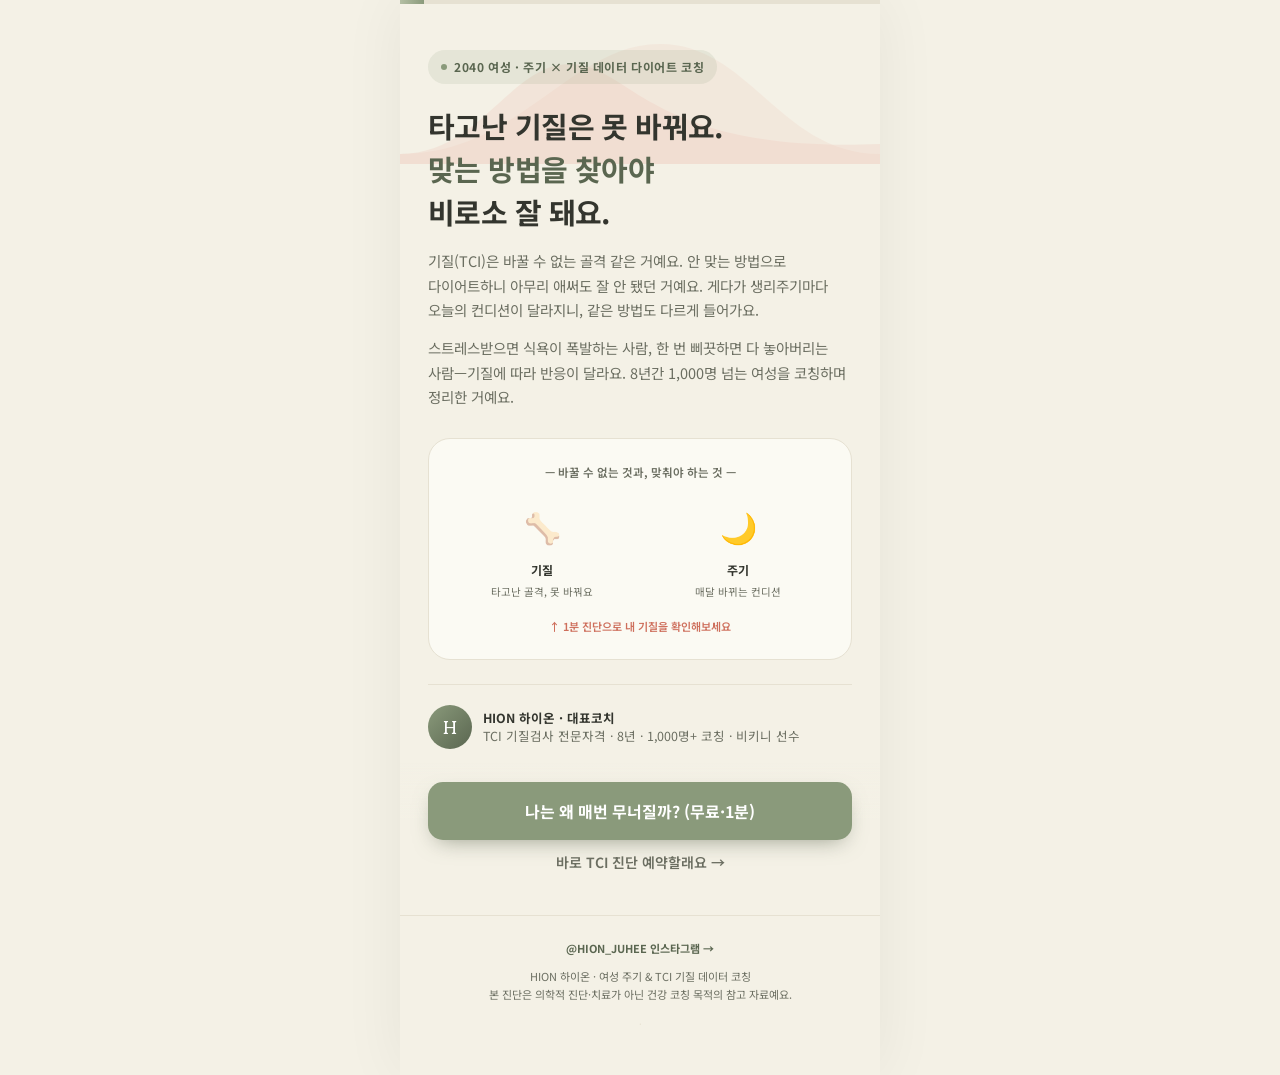
<file: diagnosis.html>
<!DOCTYPE html>
<html lang="ko">
<head>
<meta charset="UTF-8">
<meta name="viewport" content="width=device-width, initial-scale=1.0, viewport-fit=cover">
<title>HION · 나는 왜 매번 다이어트에 무너질까?</title>
<link rel="preconnect" href="https://fonts.googleapis.com">
<link rel="preconnect" href="https://fonts.gstatic.com" crossorigin>
<link href="https://fonts.googleapis.com/css2?family=Gowun+Batang:wght@400;700&family=Noto+Sans+KR:wght@300;400;500;700;900&display=swap" rel="stylesheet">
<link rel="stylesheet" href="css/style.css">
</head>
<body>
<div class="wrap">
  <div class="progress"><div class="progress__fill" id="prog"></div></div>

  <!-- 히어로 -->
  <section class="screen on" id="s-hero">
    <div class="hero">
      <div class="hero__curve">
        <svg width="100%" height="160" viewBox="0 0 480 160" preserveAspectRatio="none">
          <path d="M0,150 C80,150 110,60 170,60 C230,60 250,150 480,140 L480,160 L0,160 Z" fill="#E8917F" opacity="0.25"/>
          <path d="M0,150 C120,150 170,40 260,40 C350,40 380,150 480,150 L480,160 L0,160 Z" fill="#E8917F" opacity="0.18"/>
        </svg>
      </div>
      <span class="hero__eyebrow"><span class="dot"></span>2040 여성 · 주기 × 기질 데이터 다이어트 코칭</span>
      <h1>타고난 기질은 못 바꿔요.<br><span class="hl">맞는 방법을 찾아야</span><br>비로소 잘 돼요.</h1>
      <p class="lead">기질(TCI)은 바꿀 수 없는 골격 같은 거예요. 안 맞는 방법으로 다이어트하니 아무리 애써도 잘 안 됐던 거예요. 게다가 생리주기마다 오늘의 컨디션이 달라지니, 같은 방법도 다르게 들어가요.</p>
      <p class="lead">스트레스받으면 식욕이 폭발하는 사람, 한 번 삐끗하면 다 놓아버리는 사람—기질에 따라 반응이 달라요. 8년간 1,000명 넘는 여성을 코칭하며 정리한 거예요.</p>

      <div class="dash">
        <div class="dash__label">— 바꿀 수 없는 것과, 맞춰야 하는 것 —</div>
        <div class="pedals">
          <div class="pedal"><div class="pedal__ic">🦴</div><div class="pedal__name">기질</div><div class="pedal__desc">타고난 골격, 못 바꿔요</div></div>
          <div class="pedal"><div class="pedal__ic">🌙</div><div class="pedal__name">주기</div><div class="pedal__desc">매달 바뀌는 컨디션</div></div>
        </div>
        <div class="dash__note">↑ 1분 진단으로 내 기질을 확인해보세요</div>
      </div>

      <div class="hero__sign">
        <div class="ava">H</div>
        <div class="txt"><b>HION 하이온 · 대표코치</b><br>TCI 기질검사 전문자격 · 8년 · 1,000명+ 코칭 · 비키니 선수</div>
      </div>
    </div>
    <div class="sticky-cta">
      <button class="btn btn--primary" onclick="go('s-q')">나는 왜 매번 무너질까? (무료·1분)</button>
      <button class="btn btn--ghost" onclick="go('s-offer')">바로 TCI 진단 예약할래요 →</button>
    </div>
  </section>

  <!-- 질문 -->
  <section class="screen" id="s-q">
    <div class="q">
      <div class="q__count" id="qcount"></div>
      <h2 class="q__title" id="qtitle"></h2>
      <p class="q__sub" id="qsub"></p>
      <div id="qopts"></div>
    </div>
    <div class="sticky-cta">
      <button class="btn btn--primary" id="qnext" onclick="nextQ()" disabled style="opacity:.45">다음</button>
    </div>
  </section>

  <!-- 분석 -->
  <section class="screen" id="s-analyze">
    <div class="analyze">
      <div class="speedo">
        <svg width="120" height="120" viewBox="0 0 120 120">
          <defs><linearGradient id="sg" x1="0" y1="0" x2="1" y2="1"><stop offset="0" stop-color="#B4BFA4"/><stop offset="1" stop-color="#8A9A7B"/></linearGradient></defs>
          <circle fill="none" stroke="#E6E1D2" stroke-width="9" stroke-linecap="round" cx="60" cy="60" r="54" stroke-dasharray="254 339"/>
          <circle id="spfg" fill="none" stroke="url(#sg)" stroke-width="9" stroke-linecap="round" cx="60" cy="60" r="54" stroke-dasharray="339" stroke-dashoffset="339"/>
        </svg>
        <div class="speedo__pct" id="sppct">0</div>
      </div>
      <h2 class="serif">다이어트 성향을 분석하는 중</h2>
      <p>당신의 기질과 주기를 맞춰보고 있어요</p>
      <div class="analyze__step" id="astep">· 다이어트 성향 분류 중…</div>
    </div>
  </section>

  <!-- 결과 맛보기 (타입만 공개) -->
  <section class="screen" id="s-teaser">
    <div class="teaser">
      <div class="teaser__head">
        <div class="teaser__badge">당신의 기질 타입</div>
        <div class="teaser__emoji" id="t-emoji"></div>
        <div class="teaser__type" id="t-type"></div>
        <div class="teaser__tag" id="t-tag"></div>
      </div>
      <div class="lockcard">
        <div class="lockcard__h"><span class="ic">🔍</span>왜 매번 여기서 무너졌을까요</div>
        <div class="lockcard__blur">당신은 특정 주기 구간에서 식욕이 폭발하는 패턴이 보여요. 이건 의지가 약한 게 아니라 기질과 주기가 겹친 결과라서, 참는 방식으로는 절대 안 잡혀요. 진짜 원인은…</div>
        <div class="lockcard__lock"><span class="ic">🔒</span><span class="t">전체 분석은 아래에서 열려요</span></div>
      </div>
      <div class="lockcard">
        <div class="lockcard__h"><span class="ic">🧭</span>나만의 다이어트 성공법</div>
        <div class="lockcard__blur">당신 타입은 '금지'가 아니라 '대체'로 설계해야 잘 맞아요. 취약한 시기엔 미리 이렇게 자극을 분산시키고, 이런 루틴을 깔면…</div>
        <div class="lockcard__lock"><span class="ic">🔒</span><span class="t">맞춤 성공법은 아래에서 열려요</span></div>
      </div>
      <div class="teaser__note">타입은 나왔어요. 이제 <b>왜 무너지는지 + 나만의 다이어트 성공법</b>이 궁금하죠? 바로 아래에서 전부 열어드릴게요.</div>
    </div>
    <div class="sticky-cta">
      <button class="btn btn--primary" onclick="go('s-predict')">내 전체 분석 결과 보기 →</button>
    </div>
  </section>

  <!-- 90일 예측 (기대 빌드업) -->
  <section class="screen" id="s-predict">
    <div class="predict">
      <p class="predict__eyebrow">당신 타입에 맞게 관리하면</p>
      <h2 class="predict__title serif">90일 뒤,<br>이렇게 달라질 거예요</h2>
      <div class="predict__list" id="predict-list"></div>
      <p class="predict__note">실제 코칭에서 가장 많이 나온 변화예요. 당신 타입엔 특히 이 순서로 와요.</p>
    </div>
    <div class="sticky-cta">
      <button class="btn btn--primary" onclick="go('s-gate')">그럼 내 결과 받아볼게요 →</button>
    </div>
  </section>

  <!-- 연락처 게이트 -->
  <section class="screen" id="s-gate">
    <div class="form">
      <h2 class="serif">결과를 보려면<br>잠깐 알려주세요</h2>
      <p class="sub">왜 무너지는지 + 나만의 다이어트 성공법, 입력하면 바로 화면에서 전체 결과가 열려요.</p>
      <div class="field"><label>성함</label><input id="gate-name" type="text" placeholder="이름을 적어주세요"></div>
      <div class="field"><label>연락처</label><input id="gate-contact" type="text" placeholder="휴대폰 번호 또는 카톡 ID"></div>
      <button class="btn btn--primary" onclick="unlockResult()">내 전체 결과 열기 🔓</button>
      <p class="formnote">결제 아니에요. 결과 전달·코칭 안내 외엔 쓰지 않아요.</p>
    </div>
  </section>

  <!-- 결과 -->
  <section class="screen" id="s-result">
    <div class="rhead">
      <div class="rhead__badge">당신의 기질 타입</div>
      <div class="rhead__emoji" id="remoji"></div>
      <div class="rhead__type" id="rtype"></div>
      <div class="rhead__tag" id="rtag"></div>
    </div>
    <div class="rbody">
      <div class="combo">
        <div class="combo__item"><div class="lab">기질 타입</div><div class="val" id="rtemp"></div></div>
        <div class="combo__item"><div class="lab">취약한 시기</div><div class="val" id="rphase"></div></div>
      </div>
      <div class="rcard"><div class="rcard__h"><span class="ic">🔍</span>왜 매번 여기서 무너졌을까요</div><p id="rwhy"></p></div>
      <div class="rcard"><div class="rcard__h"><span class="ic">🧭</span>나만의 다이어트 성공법</div><p id="rhow"></p></div>
    </div>
    <div class="trust">
      <h3 class="serif">8년 데이터로<br>내 몸을 읽어드려요</h3>
      <p class="sub">막연한 감이 아니라, 현장 경험 + TCI 심리검사 기반이에요</p>
      <div class="tstat">
        <div class="tstat__box"><div class="n">8년</div><div class="l">여성 전문 코칭</div></div>
        <div class="tstat__div"></div>
        <div class="tstat__box"><div class="n">1,000+</div><div class="l">유료 코칭 경험</div></div>
        <div class="tstat__div"></div>
        <div class="tstat__box"><div class="n">23kg</div><div class="l">대표 본인 요요 극복</div></div>
      </div>
      <div class="tquote">"저도 다이어트만 보다가 무월경까지 갔었어요. 5개월간 스스로 회복하고, 이제 같은 길 걷는 분들을 도와요. 의지로 억지로 누르는 게 아니라, 내 기질을 먼저 아는 게 시작이에요."<span class="who">— HION 대표코치</span></div>
    </div>
    <div class="sticky-cta">
      <button class="btn btn--mauve" onclick="go('s-offer')">내 기질 정밀하게 진단받기 →</button>
    </div>
  </section>

  <!-- 오퍼 (진단) -->
  <section class="screen" id="s-offer">
    <div class="offer">
      <p class="offer__lead">간이 진단은 여기까지예요.<br><b>진짜 내 다이어트 성향은 TCI 검사로 정확히 읽어요.</b></p>
      <h2 class="serif">TCI 1:1 기질 진단</h2>
      <div class="pcard">
        <div class="pcard__ribbon">선착순</div>
        <div class="pcard__name">TCI 기질 진단 + 1:1 리포트</div>
        <div class="pcard__desc">제가 직접 경험하고, 현장에서 여성 회원님들과 소통하며 알게 됐어요. 다낭성처럼 대사가 무너진 몸은 '내 기질이 어디서 무너지는지, 주기 어디서 약해지는지'를 알아야 회복돼요. 그걸 정확히 짚어드려요.</div>
        <div class="pcard__price"><span class="now">7만원</span><span class="unit">/ 1회 진단</span></div>
        <ul class="pcard__feat">
          <li>TCI 심리검사 (전문자격 코치가 직접 해석)</li>
          <li>내 기질 × 주기 맞춤 리포트</li>
          <li>지금 무너지는 지점 1:1 진단</li>
          <li>빵니스 그룹 프로그램 우선 안내</li>
        </ul>
        <a class="btn btn--mauve" style="display:flex;align-items:center;justify-content:center" href="https://forms.gle/b4WQNssETVmGFpK58" target="_blank" rel="noopener">진단 신청하기</a>
      </div>

      <div class="reviews">
        <div class="reviews__label">먼저 받아본 분들의 이야기예요</div>
        <div class="rev">
          <div class="rev__quote">단순히 몸 문제가 아니라 제 성격을 먼저 파악해주시고 그 위에서 해결법을 알려주셔서, 상담받는 동안 공감과 깨달음을 많이 얻었어요.</div>
          <span class="rev__tag">🎯 다낭성 진단 후 상담</span>
        </div>
        <div class="rev">
          <div class="rev__quote">사전 기질검사를 바탕으로 제 성격에 맞는 식습관·운동 계획을 짜주셔서 동기부여가 됐어요. 추상적인 상담이 아니라 구체적이어서 좋았어요.</div>
          <span class="rev__tag">🌙 다낭성·회복 코칭</span>
        </div>
        <div class="rev">
          <div class="rev__quote">제가 안 좋은 성격이라 생각했던 부분이 사실 기질이라는 걸 알고 나니 마음이 편해졌어요. 검사 결과 들으면서 눈물이 핑 돌았어요.</div>
          <span class="rev__tag">✨ TCI 검사 후기</span>
        </div>
      </div>

      <div class="secondary"><a href="https://forms.gle/j6H7hRR7s6yQSfCM9" target="_blank" rel="noopener">진단은 아직 부담돼요. 앱 수요조사만 참여할래요 →</a></div>
    </div>

    <!-- 앱 미리보기 -->
    <div class="appsec">
      <div class="appsec__tag">기획 중</div>
      <h2 class="serif">이 진단, 매일 아침<br>앱으로 만들면 어떨까요?</h2>
      <p class="appsec__lead">내 기질과 오늘 주기에 맞춘 식단·운동·멘탈 가이드를, 단계별 캐릭터로 쉽게 보여줄 거예요. 아직 만들기 전이라, 솔직한 의견이 필요해요.</p>
      <div class="phases">
        <div class="phase"><div class="phase__ic">🩸</div><div class="phase__d">DAY 1-7</div><div class="phase__n">생리기</div></div>
        <div class="phase"><div class="phase__ic">🌱</div><div class="phase__d">DAY 7-14</div><div class="phase__n">난포기</div></div>
        <div class="phase"><div class="phase__ic">☀️</div><div class="phase__d">DAY 14-21</div><div class="phase__n">배란기</div></div>
        <div class="phase"><div class="phase__ic">🌧️</div><div class="phase__d">DAY 21-28</div><div class="phase__n">황체기</div></div>
      </div>
      <div class="plans">
        <div class="plan">
          <div class="plan__name">베이직 (가격 예시)</div>
          <div class="plan__price"><span class="w">19,000원</span><span class="u">/ 월</span></div>
          <ul class="plan__feat">
            <li>내 기질 × 주기 맞춤 데일리 루틴</li>
            <li>식단·운동·생활 가이드</li>
            <li>주기 단계별 알림</li>
          </ul>
        </div>
        <div class="plan feat">
          <div class="plan__badge">코치 피드백 포함</div>
          <div class="plan__name">프리미엄 (가격 예시)</div>
          <div class="plan__price"><span class="w">39,000원</span><span class="u">/ 월</span></div>
          <ul class="plan__feat">
            <li>베이직 전체 +</li>
            <li>주 1회 코치 식사·루틴 피드백</li>
            <li>월 1회 1:1 점검</li>
            <li>무너졌을 때 회복 코칭</li>
          </ul>
        </div>
      </div>
      <div class="appsec__poll">결제·가입이 아니에요. <b>이런 앱이 나오면 진짜 쓸 생각이 있는지</b> 솔직한 의견만 들려주시면 돼요.<br>참여해주시면 <b>커피 쿠폰 100% 발송</b>해드려요 (2~3일 이내).</div>
      <a class="btn btn--coral" style="display:flex;align-items:center;justify-content:center" href="https://forms.gle/j6H7hRR7s6yQSfCM9" target="_blank" rel="noopener">수요조사 참여하기 (무료·30초)</a>
    </div>
  </section>

  <!-- 폼 빵니스 대기 -->
  <section class="screen" id="s-form2">
    <div class="form">
      <h2 class="serif">빵니스 오픈 알림</h2>
      <p class="sub">방구석 웰니스, 4주 그룹 프로그램이에요. 오픈하면 가장 먼저 알려드릴게요.</p>
      <div class="field"><label>성함</label><input id="g-name" type="text" placeholder="이름을 적어주세요"></div>
      <div class="field"><label>연락처</label><input id="g-contact" type="text" placeholder="휴대폰 번호 또는 카톡 ID"></div>
      <button class="btn btn--primary" onclick="submitBooking('wait')">알림 신청하기</button>
      <p class="formnote">오픈 소식 외 다른 연락은 보내지 않아요.</p>
    </div>
  </section>

  <!-- 완료 -->
  <section class="screen" id="s-done">
    <div class="done">
      <div class="done__icon"><svg viewBox="0 0 24 24" fill="none" stroke="#fff" stroke-width="3" stroke-linecap="round" stroke-linejoin="round"><polyline points="20 6 9 17 4 12"/></svg></div>
      <h2 class="serif" id="done-title">신청이 접수됐어요</h2>
      <p id="done-msg">남겨주신 연락처로 하이온이 직접 연락드릴게요 🌙</p>
      <a class="insta" id="done-insta" href="#" target="_blank" rel="noopener"><svg viewBox="0 0 24 24" fill="none" stroke="#fff" stroke-width="2"><rect x="2" y="2" width="20" height="20" rx="5"/><circle cx="12" cy="12" r="4"/><circle cx="17.5" cy="6.5" r="1.2" fill="#fff" stroke="none"/></svg>인스타그램에서 더 보기 @HION_JUHEE</a>
      <p class="num" id="done-num"></p>
    </div>
  </section>

  <div class="foot">
    <p><a href="https://instagram.com/HION_JUHEE" target="_blank" rel="noopener" style="color:var(--sage-deep);font-weight:700;text-decoration:none">@HION_JUHEE 인스타그램 →</a></p>
    <p style="margin-top:10px">HION 하이온 · 여성 주기 &amp; TCI 기질 데이터 코칭<br>본 진단은 의학적 진단·치료가 아닌 건강 코칭 목적의 참고 자료예요.</p>
    <a class="adminlink" onclick="openAdmin()">·</a>
  </div>
</div>

<script src="/js/script.js"></script>
</body>
</html>
</file>
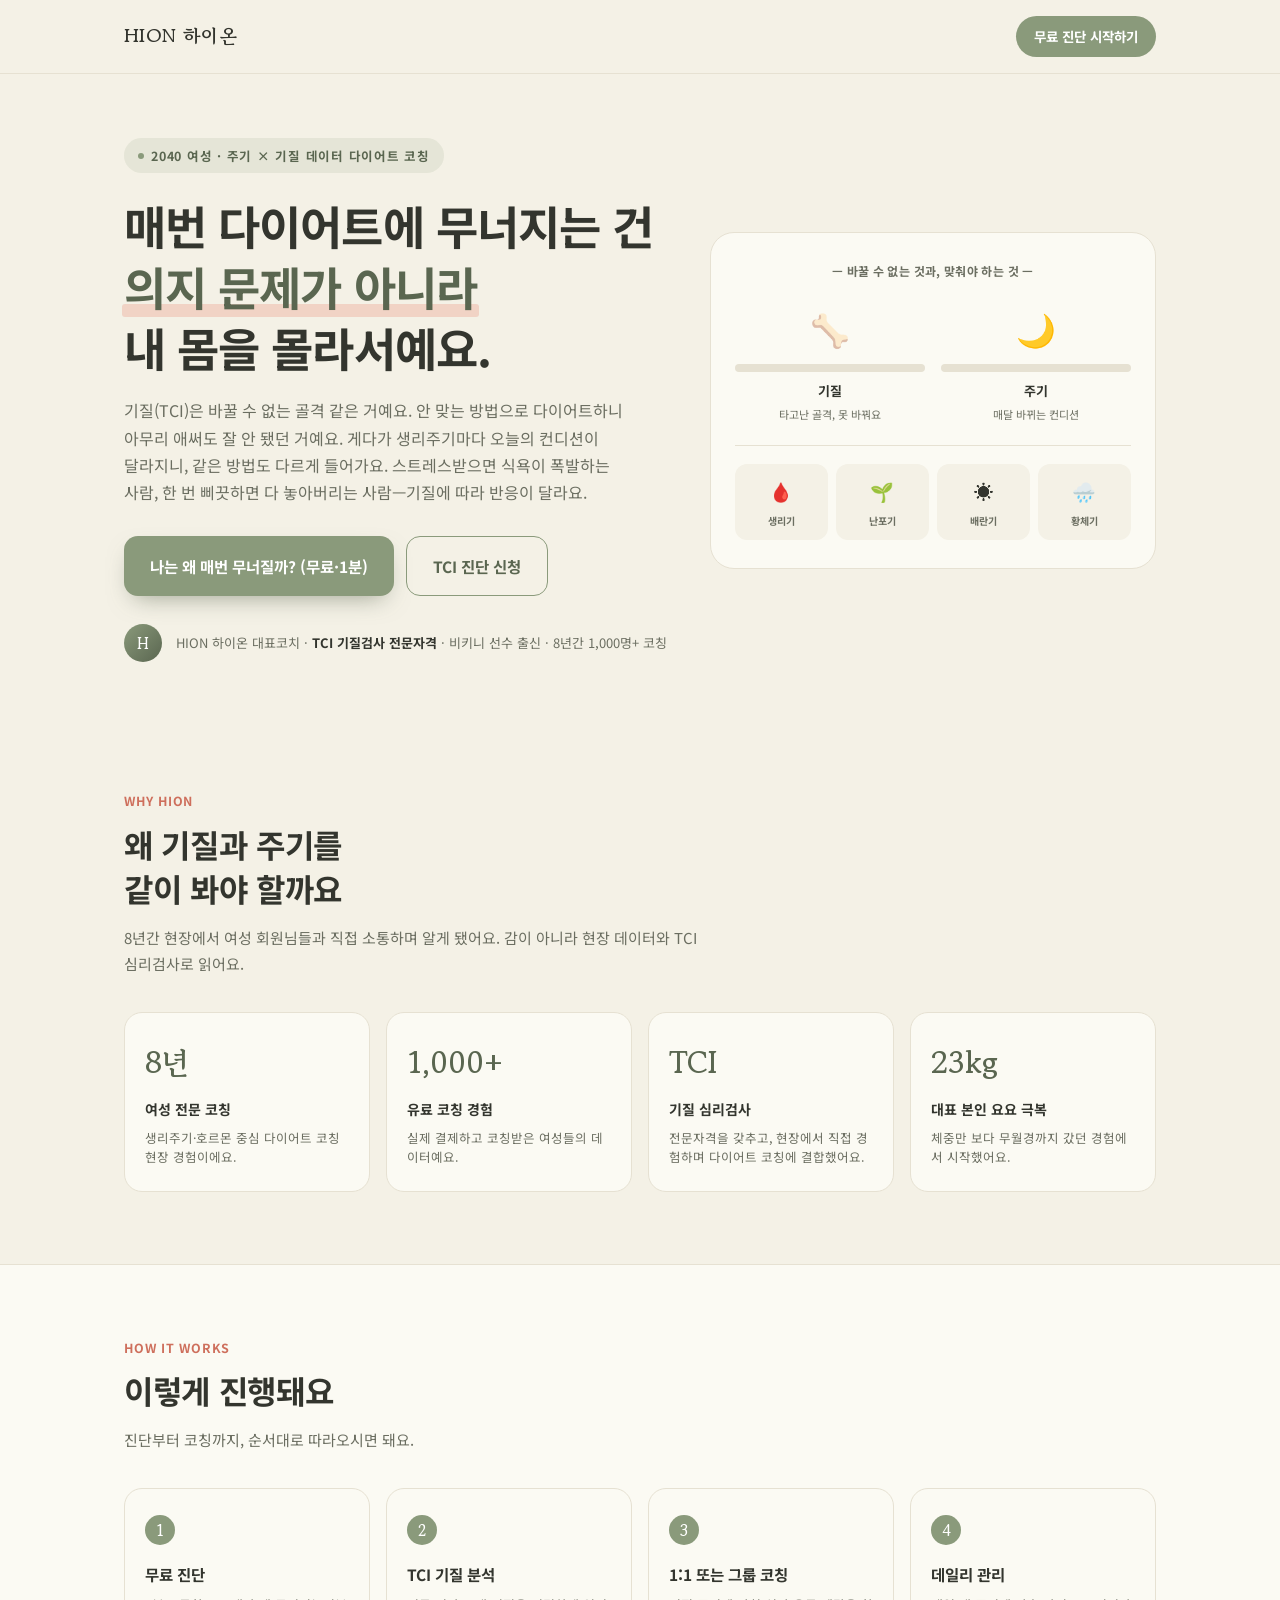
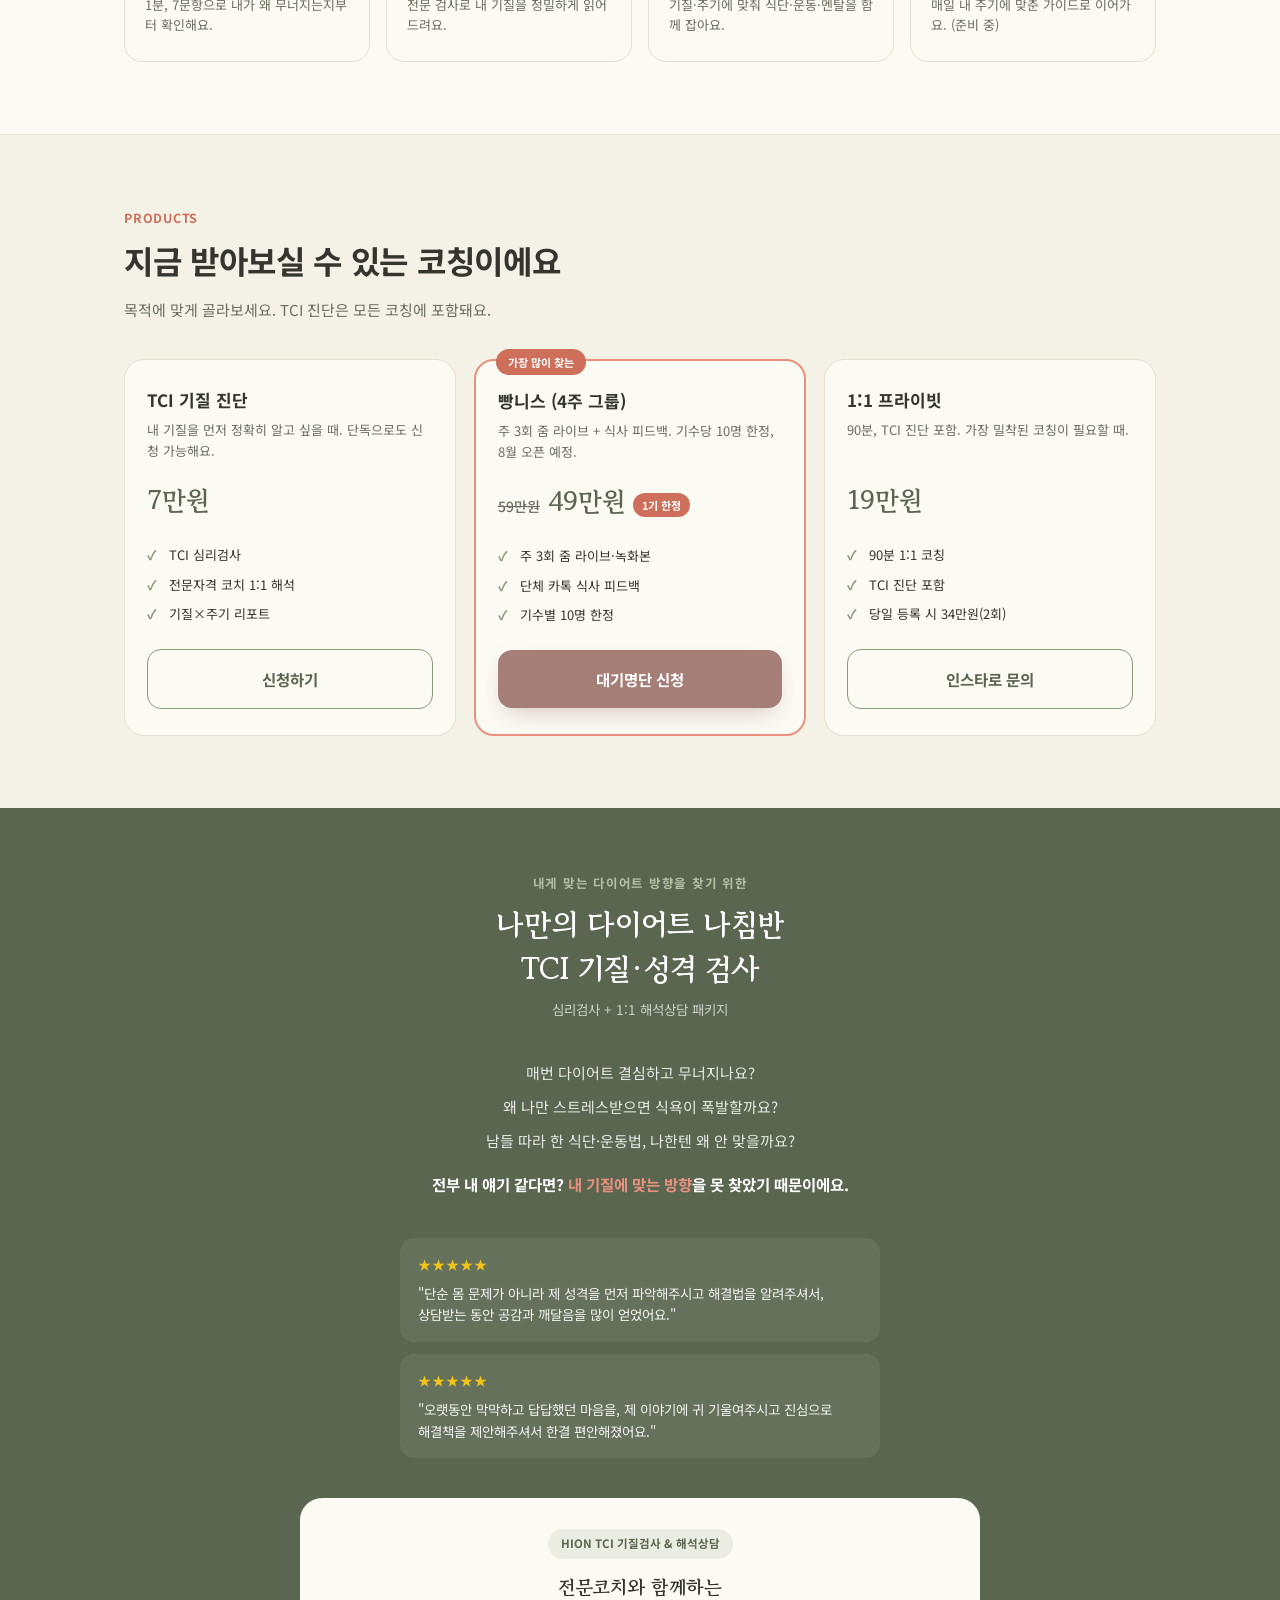
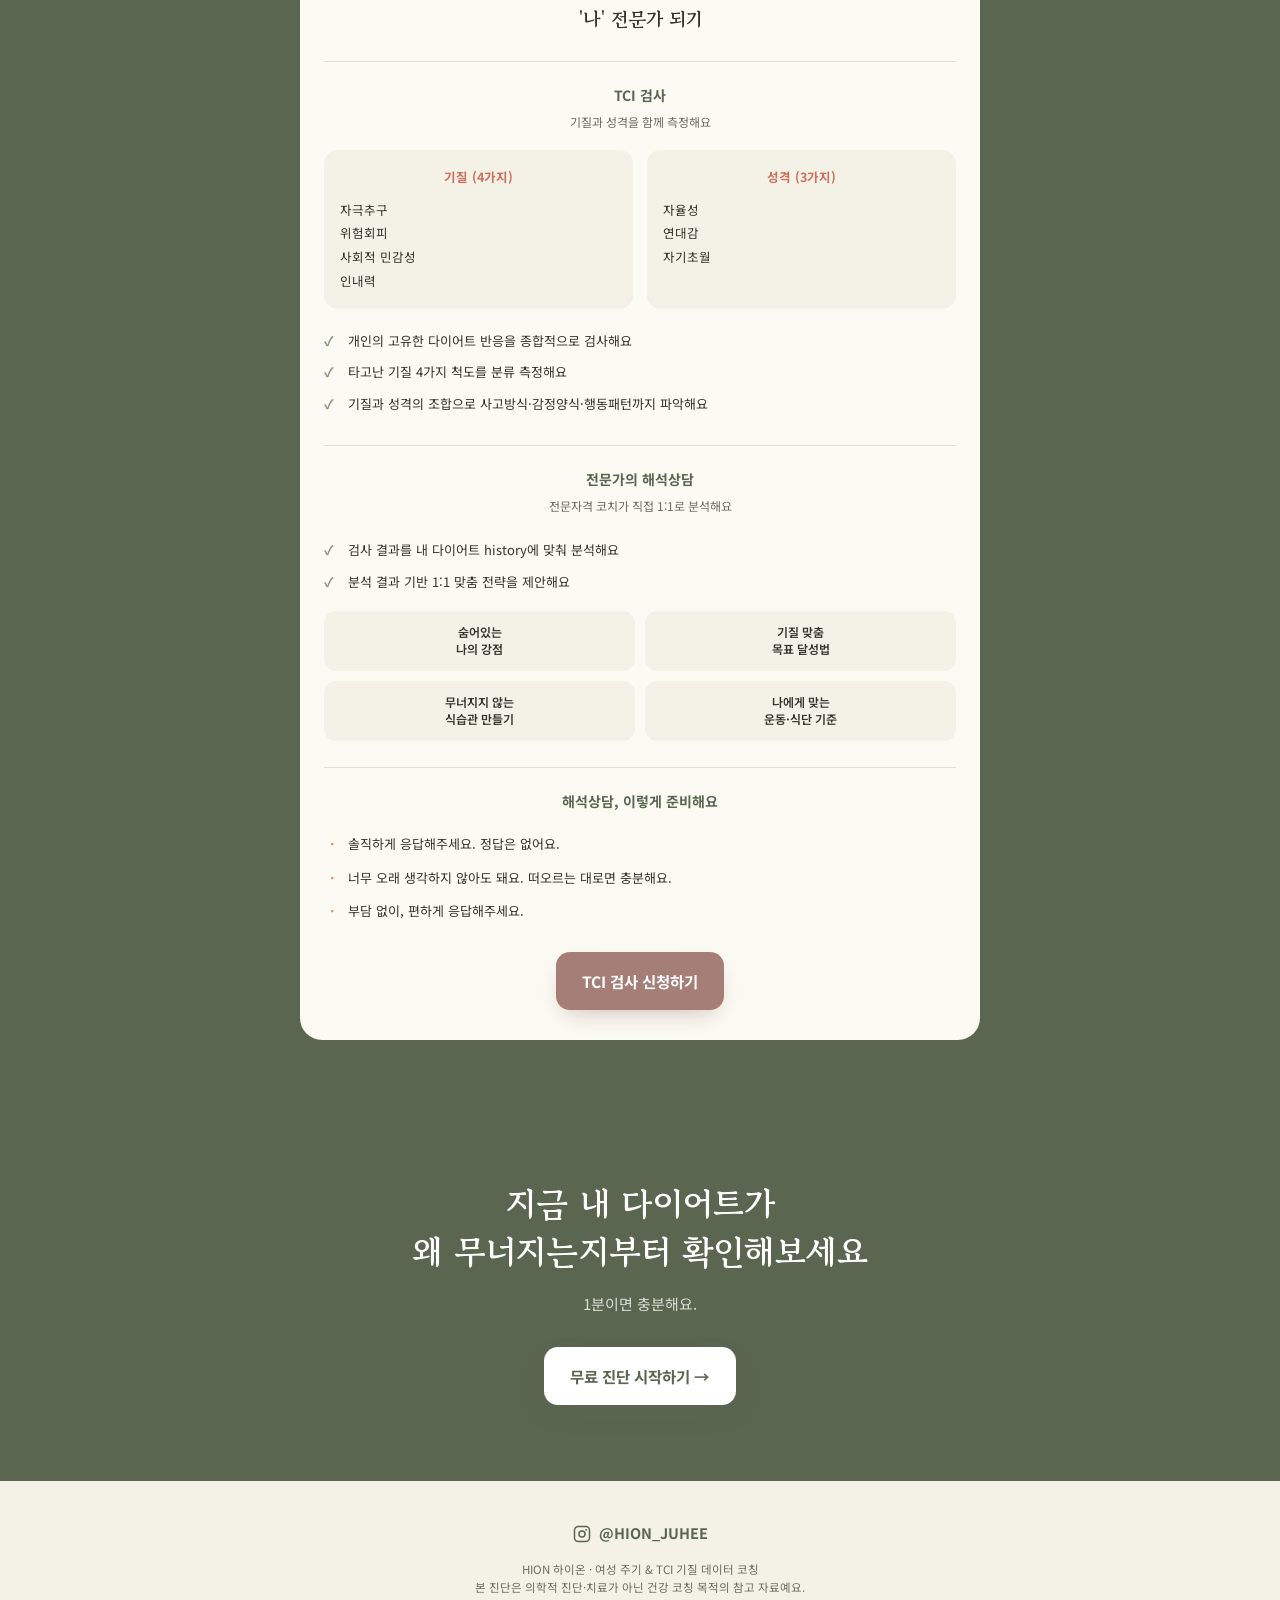
<file: main.html>
<!DOCTYPE html>
<html lang="ko">
<head>
<meta charset="UTF-8">
<meta name="viewport" content="width=device-width, initial-scale=1.0, viewport-fit=cover">
<title>HION 하이온 · 여성 주기 × TCI 기질 데이터 다이어트 코칭</title>
<link rel="preconnect" href="https://fonts.googleapis.com">
<link rel="preconnect" href="https://fonts.gstatic.com" crossorigin>
<link href="https://fonts.googleapis.com/css2?family=Gowun+Batang:wght@400;700&family=Noto+Sans+KR:wght@300;400;500;700;900&display=swap" rel="stylesheet">
<link rel="stylesheet" href="/css/mainstyle.css">
</head>
<body>

<nav class="nav">
  <div class="nav__in">
    <div class="nav__logo">HION 하이온</div>
    <a class="nav__cta" href="diagnosis.html">무료 진단 시작하기</a>
  </div>
</nav>

<header class="hero">
  <div class="wrap hero__grid">
    <div>
      <span class="hero__eyebrow"><span class="dot"></span>2040 여성 · 주기 × 기질 데이터 다이어트 코칭</span>
      <h1>매번 다이어트에 무너지는 건<br><span class="hl">의지 문제가 아니라</span><br>내 몸을 몰라서예요.</h1>
      <p class="lead">기질(TCI)은 바꿀 수 없는 골격 같은 거예요. 안 맞는 방법으로 다이어트하니 아무리 애써도 잘 안 됐던 거예요. 게다가 생리주기마다 오늘의 컨디션이 달라지니, 같은 방법도 다르게 들어가요. 스트레스받으면 식욕이 폭발하는 사람, 한 번 삐끗하면 다 놓아버리는 사람—기질에 따라 반응이 달라요.</p>
      <div class="hero__ctas">
        <a class="btn btn--primary" href="diagnosis.html">나는 왜 매번 무너질까? (무료·1분)</a>
        <a class="btn btn--outline" href="https://forms.gle/b4WQNssETVmGFpK58" target="_blank" rel="noopener">TCI 진단 신청</a>
      </div>
      <div class="hero__proof">
        <div class="ava">H</div>
        <div>HION 하이온 대표코치 · <b>TCI 기질검사 전문자격</b> · 비키니 선수 출신 · 8년간 1,000명+ 코칭</div>
      </div>
    </div>

    <div class="dash">
      <div class="dash__label">— 바꿀 수 없는 것과, 맞춰야 하는 것 —</div>
      <div class="pedals">
        <div class="pedal">
          <div class="pedal__ic">🦴</div>
          <div class="pedal__bar"><div class="pedal__fill" id="pd1"></div></div>
          <div class="pedal__name">기질</div>
          <div class="pedal__desc">타고난 골격, 못 바꿔요</div>
        </div>
        <div class="pedal">
          <div class="pedal__ic">🌙</div>
          <div class="pedal__bar"><div class="pedal__fill" id="pd2"></div></div>
          <div class="pedal__name">주기</div>
          <div class="pedal__desc">매달 바뀌는 컨디션</div>
        </div>
      </div>
      <div class="dash__road">
        <div class="road"><div class="road__ic">🩸</div><div class="road__n">생리기</div></div>
        <div class="road"><div class="road__ic">🌱</div><div class="road__n">난포기</div></div>
        <div class="road"><div class="road__ic">☀️</div><div class="road__n">배란기</div></div>
        <div class="road"><div class="road__ic">🌧️</div><div class="road__n">황체기</div></div>
      </div>
    </div>
  </div>
</header>

<section class="sec">
  <div class="wrap">
    <div class="sec__eyebrow">WHY HION</div>
    <h2>왜 기질과 주기를<br>같이 봐야 할까요</h2>
    <p class="desc">8년간 현장에서 여성 회원님들과 직접 소통하며 알게 됐어요. 감이 아니라 현장 데이터와 TCI 심리검사로 읽어요.</p>
    <div class="why">
      <div class="why__card"><div class="why__num">8년</div><div class="why__t">여성 전문 코칭</div><div class="why__d">생리주기·호르몬 중심 다이어트 코칭 현장 경험이에요.</div></div>
      <div class="why__card"><div class="why__num">1,000+</div><div class="why__t">유료 코칭 경험</div><div class="why__d">실제 결제하고 코칭받은 여성들의 데이터예요.</div></div>
      <div class="why__card"><div class="why__num">TCI</div><div class="why__t">기질 심리검사</div><div class="why__d">전문자격을 갖추고, 현장에서 직접 경험하며 다이어트 코칭에 결합했어요.</div></div>
      <div class="why__card"><div class="why__num">23kg</div><div class="why__t">대표 본인 요요 극복</div><div class="why__d">체중만 보다 무월경까지 갔던 경험에서 시작했어요.</div></div>
    </div>
  </div>
</section>

<section class="sec" style="background:var(--card);border-top:1px solid var(--line);border-bottom:1px solid var(--line)">
  <div class="wrap">
    <div class="sec__eyebrow">HOW IT WORKS</div>
    <h2>이렇게 진행돼요</h2>
    <p class="desc">진단부터 코칭까지, 순서대로 따라오시면 돼요.</p>
    <div class="proc__list">
      <div class="proc__item"><div class="proc__num">1</div><div class="proc__t">무료 진단</div><div class="proc__d">1분, 7문항으로 내가 왜 무너지는지부터 확인해요.</div></div>
      <div class="proc__item"><div class="proc__num">2</div><div class="proc__t">TCI 기질 분석</div><div class="proc__d">전문 검사로 내 기질을 정밀하게 읽어드려요.</div></div>
      <div class="proc__item"><div class="proc__num">3</div><div class="proc__t">1:1 또는 그룹 코칭</div><div class="proc__d">기질·주기에 맞춰 식단·운동·멘탈을 함께 잡아요.</div></div>
      <div class="proc__item"><div class="proc__num">4</div><div class="proc__t">데일리 관리</div><div class="proc__d">매일 내 주기에 맞춘 가이드로 이어가요. (준비 중)</div></div>
    </div>
  </div>
</section>

<section class="sec">
  <div class="wrap">
    <div class="sec__eyebrow">PRODUCTS</div>
    <h2>지금 받아보실 수 있는 코칭이에요</h2>
    <p class="desc">목적에 맞게 골라보세요. TCI 진단은 모든 코칭에 포함돼요.</p>
    <div class="prod">
      <div class="pcard">
        <div class="pcard__name">TCI 기질 진단</div>
        <div class="pcard__desc">내 기질을 먼저 정확히 알고 싶을 때. 단독으로도 신청 가능해요.</div>
        <div class="pcard__price">7만원</div>
        <ul class="pcard__feat"><li>TCI 심리검사</li><li>전문자격 코치 1:1 해석</li><li>기질×주기 리포트</li></ul>
        <a class="btn btn--outline" href="https://forms.gle/b4WQNssETVmGFpK58" target="_blank" rel="noopener">신청하기</a>
      </div>
      <div class="pcard feat">
        <div class="pcard__badge">가장 많이 찾는</div>
        <div class="pcard__name">빵니스 (4주 그룹)</div>
        <div class="pcard__desc">주 3회 줌 라이브 + 식사 피드백. 기수당 10명 한정, 8월 오픈 예정.</div>
        <div class="pcard__price"><span class="was">59만원</span>49만원<span class="badge-sale">1기 한정</span></div>
        <ul class="pcard__feat"><li>주 3회 줌 라이브·녹화본</li><li>단체 카톡 식사 피드백</li><li>기수별 10명 한정</li></ul>
        <a class="btn btn--mauve" href="diagnosis.html">대기명단 신청</a>
      </div>
      <div class="pcard">
        <div class="pcard__name">1:1 프라이빗</div>
        <div class="pcard__desc">90분, TCI 진단 포함. 가장 밀착된 코칭이 필요할 때.</div>
        <div class="pcard__price">19만원</div>
        <ul class="pcard__feat"><li>90분 1:1 코칭</li><li>TCI 진단 포함</li><li>당일 등록 시 34만원(2회)</li></ul>
        <a class="btn btn--outline" href="https://instagram.com/HION_JUHEE" target="_blank" rel="noopener">인스타로 문의</a>
      </div>
    </div>
  </div>
</section>

<section class="tci">
  <div class="wrap">
    <div class="tci__top">
      <div class="tci__eyebrow">내게 맞는 다이어트 방향을 찾기 위한</div>
      <h2 class="serif">나만의 다이어트 나침반<br>TCI 기질·성격 검사</h2>
      <p class="sub">심리검사 + 1:1 해석상담 패키지</p>
    </div>

    <div class="tci__pain">
      <p>매번 다이어트 결심하고 무너지나요?</p>
      <p>왜 나만 스트레스받으면 식욕이 폭발할까요?</p>
      <p>남들 따라 한 식단·운동법, 나한텐 왜 안 맞을까요?</p>
      <div class="ans">전부 내 얘기 같다면? <b>내 기질에 맞는 방향</b>을 못 찾았기 때문이에요.</div>
    </div>

    <div class="trev">
      <div class="trev__card">
        <div class="trev__stars">★★★★★</div>
        <div class="trev__q">"단순 몸 문제가 아니라 제 성격을 먼저 파악해주시고 해결법을 알려주셔서, 상담받는 동안 공감과 깨달음을 많이 얻었어요."</div>
      </div>
      <div class="trev__card">
        <div class="trev__stars">★★★★★</div>
        <div class="trev__q">"오랫동안 막막하고 답답했던 마음을, 제 이야기에 귀 기울여주시고 진심으로 해결책을 제안해주셔서 한결 편안해졌어요."</div>
      </div>
    </div>

    <div class="tci__card">
      <div class="tci__card__head">
        <span class="badge">HION TCI 기질검사 &amp; 해석상담</span>
        <h3 class="serif">전문코치와 함께하는<br>'나' 전문가 되기</h3>
      </div>

      <div class="tci__block">
        <div class="tci__block__h">TCI 검사</div>
        <div class="tci__block__sub">기질과 성격을 함께 측정해요</div>
        <div class="tci__cols">
          <div class="tci__col">
            <h4>기질 (4가지)</h4>
            <ul><li>자극추구</li><li>위험회피</li><li>사회적 민감성</li><li>인내력</li></ul>
          </div>
          <div class="tci__col">
            <h4>성격 (3가지)</h4>
            <ul><li>자율성</li><li>연대감</li><li>자기초월</li></ul>
          </div>
        </div>
        <ul class="tci__chk">
          <li>개인의 고유한 다이어트 반응을 종합적으로 검사해요</li>
          <li>타고난 기질 4가지 척도를 분류 측정해요</li>
          <li>기질과 성격의 조합으로 사고방식·감정양식·행동패턴까지 파악해요</li>
        </ul>
      </div>

      <div class="tci__block">
        <div class="tci__block__h">전문가의 해석상담</div>
        <div class="tci__block__sub">전문자격 코치가 직접 1:1로 분석해요</div>
        <ul class="tci__chk">
          <li>검사 결과를 내 다이어트 history에 맞춰 분석해요</li>
          <li>분석 결과 기반 1:1 맞춤 전략을 제안해요</li>
        </ul>
        <div class="tci__benefit">
          <div>숨어있는<br>나의 강점</div>
          <div>기질 맞춤<br>목표 달성법</div>
          <div>무너지지 않는<br>식습관 만들기</div>
          <div>나에게 맞는<br>운동·식단 기준</div>
        </div>
      </div>

      <div class="tci__prep">
        <h4>해석상담, 이렇게 준비해요</h4>
        <ul>
          <li>솔직하게 응답해주세요. 정답은 없어요.</li>
          <li>너무 오래 생각하지 않아도 돼요. 떠오르는 대로면 충분해요.</li>
          <li>부담 없이, 편하게 응답해주세요.</li>
        </ul>
      </div>

      <div class="tci__cta">
        <a class="btn btn--mauve" href="https://forms.gle/b4WQNssETVmGFpK58" target="_blank" rel="noopener">TCI 검사 신청하기</a>
      </div>
    </div>
  </div>
</section>

<section class="final">
  <div class="wrap">
    <h2 class="serif">지금 내 다이어트가<br>왜 무너지는지부터 확인해보세요</h2>
    <p>1분이면 충분해요.</p>
    <a class="btn btn--primary" href="diagnosis.html">무료 진단 시작하기 →</a>
  </div>
</section>

<footer class="foot">
  <div class="wrap">
    <a class="foot__insta" href="https://instagram.com/HION_JUHEE" target="_blank" rel="noopener">
      <svg viewBox="0 0 24 24" fill="none" stroke="currentColor" stroke-width="2"><rect x="2" y="2" width="20" height="20" rx="5"/><circle cx="12" cy="12" r="4"/><circle cx="17.5" cy="6.5" r="1.2" fill="currentColor" stroke="none"/></svg>
      @HION_JUHEE
    </a>
    <p>HION 하이온 · 여성 주기 &amp; TCI 기질 데이터 코칭<br>본 진단은 의학적 진단·치료가 아닌 건강 코칭 목적의 참고 자료예요.</p>
  </div>
</footer>

<script src="/js/mainscript.js"></script>
</body>
</html>
</file>
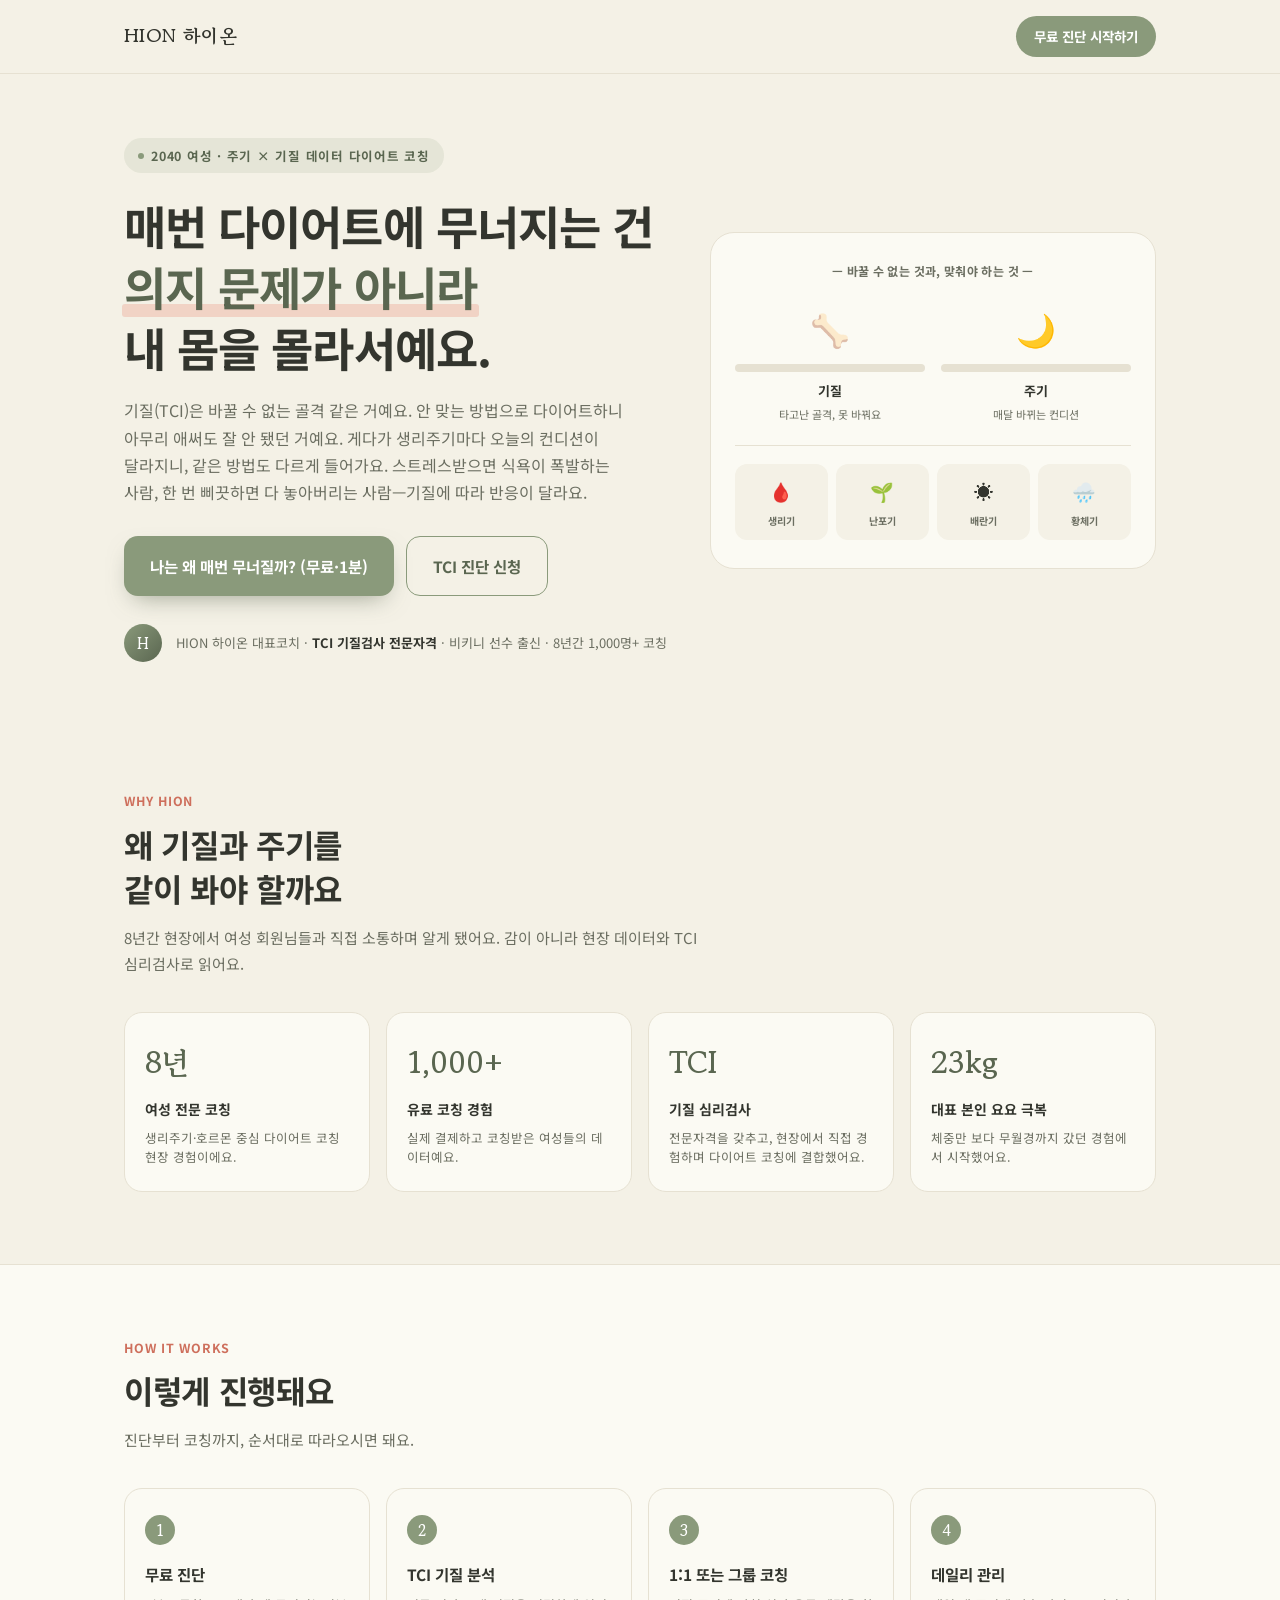
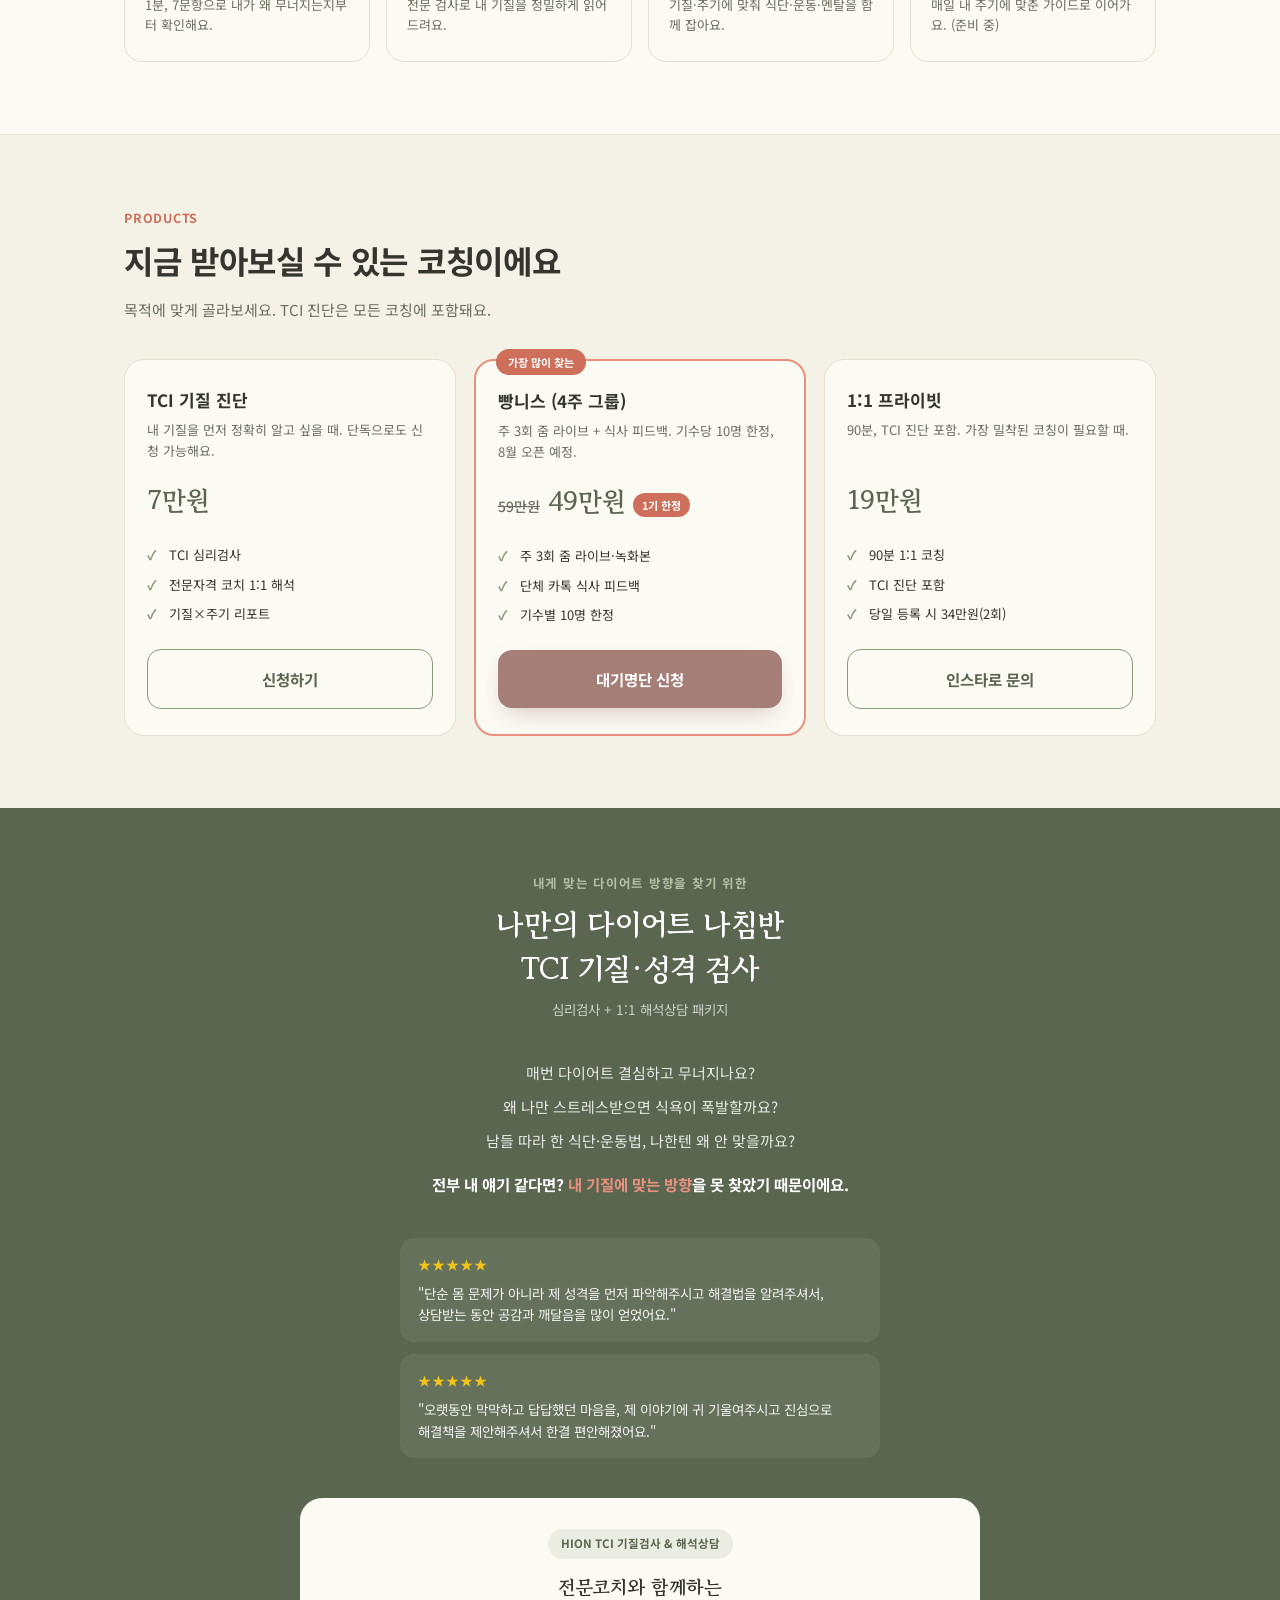
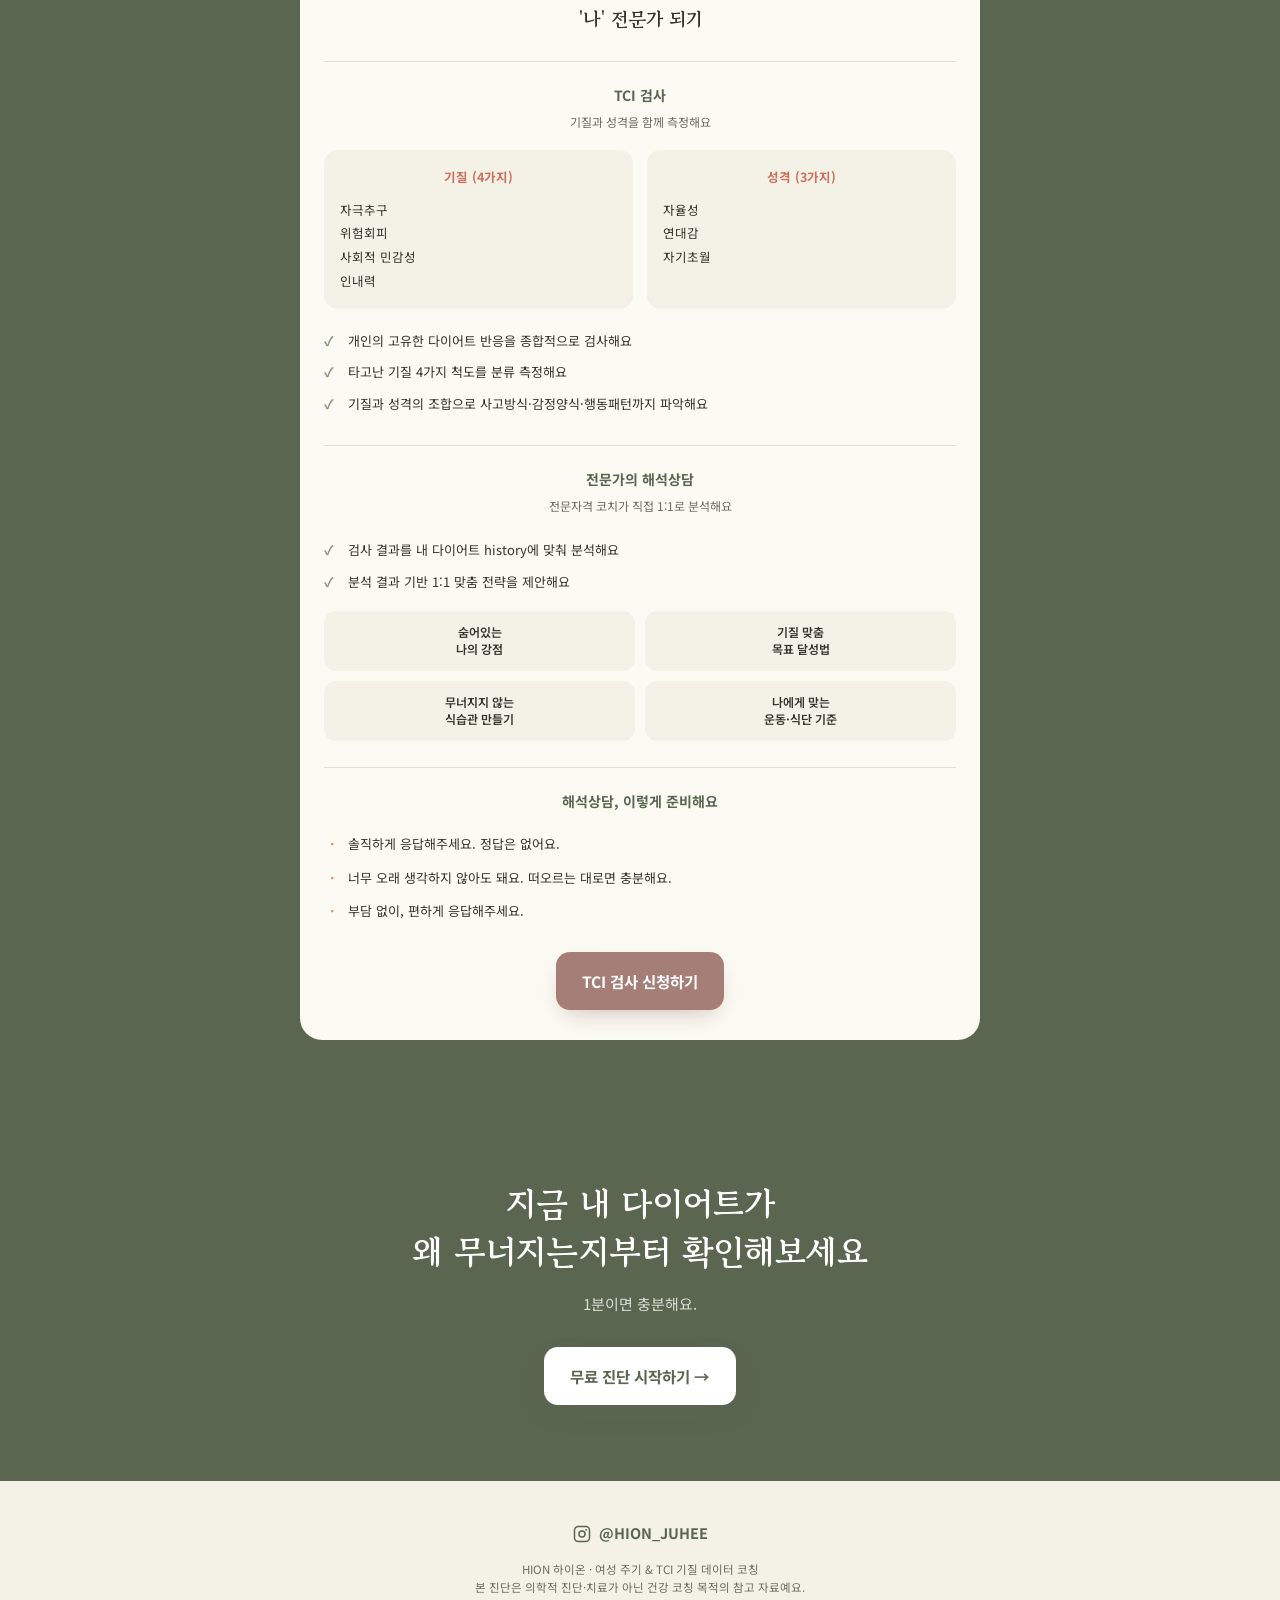
<file: html/main.html>
<!DOCTYPE html>
<html lang="ko">
<head>
<meta charset="UTF-8">
<meta name="viewport" content="width=device-width, initial-scale=1.0, viewport-fit=cover">
<title>HION 하이온 · 여성 주기 × TCI 기질 데이터 다이어트 코칭</title>
<link rel="preconnect" href="https://fonts.googleapis.com">
<link rel="preconnect" href="https://fonts.gstatic.com" crossorigin>
<link href="https://fonts.googleapis.com/css2?family=Gowun+Batang:wght@400;700&family=Noto+Sans+KR:wght@300;400;500;700;900&display=swap" rel="stylesheet">
<link rel="stylesheet" href="/css/mainstyle.css">
</head>
<body>

<nav class="nav">
  <div class="nav__in">
    <div class="nav__logo">HION 하이온</div>
    <a class="nav__cta" href="/html/diagnosis.html">무료 진단 시작하기</a>
  </div>
</nav>

<header class="hero">
  <div class="wrap hero__grid">
    <div>
      <span class="hero__eyebrow"><span class="dot"></span>2040 여성 · 주기 × 기질 데이터 다이어트 코칭</span>
      <h1>매번 다이어트에 무너지는 건<br><span class="hl">의지 문제가 아니라</span><br>내 몸을 몰라서예요.</h1>
      <p class="lead">기질(TCI)은 바꿀 수 없는 골격 같은 거예요. 안 맞는 방법으로 다이어트하니 아무리 애써도 잘 안 됐던 거예요. 게다가 생리주기마다 오늘의 컨디션이 달라지니, 같은 방법도 다르게 들어가요. 스트레스받으면 식욕이 폭발하는 사람, 한 번 삐끗하면 다 놓아버리는 사람—기질에 따라 반응이 달라요.</p>
      <div class="hero__ctas">
        <a class="btn btn--primary" href="/html/diagnosis.html">나는 왜 매번 무너질까? (무료·1분)</a>
        <a class="btn btn--outline" href="https://forms.gle/b4WQNssETVmGFpK58" target="_blank" rel="noopener">TCI 진단 신청</a>
      </div>
      <div class="hero__proof">
        <div class="ava">H</div>
        <div>HION 하이온 대표코치 · <b>TCI 기질검사 전문자격</b> · 비키니 선수 출신 · 8년간 1,000명+ 코칭</div>
      </div>
    </div>

    <div class="dash">
      <div class="dash__label">— 바꿀 수 없는 것과, 맞춰야 하는 것 —</div>
      <div class="pedals">
        <div class="pedal">
          <div class="pedal__ic">🦴</div>
          <div class="pedal__bar"><div class="pedal__fill" id="pd1"></div></div>
          <div class="pedal__name">기질</div>
          <div class="pedal__desc">타고난 골격, 못 바꿔요</div>
        </div>
        <div class="pedal">
          <div class="pedal__ic">🌙</div>
          <div class="pedal__bar"><div class="pedal__fill" id="pd2"></div></div>
          <div class="pedal__name">주기</div>
          <div class="pedal__desc">매달 바뀌는 컨디션</div>
        </div>
      </div>
      <div class="dash__road">
        <div class="road"><div class="road__ic">🩸</div><div class="road__n">생리기</div></div>
        <div class="road"><div class="road__ic">🌱</div><div class="road__n">난포기</div></div>
        <div class="road"><div class="road__ic">☀️</div><div class="road__n">배란기</div></div>
        <div class="road"><div class="road__ic">🌧️</div><div class="road__n">황체기</div></div>
      </div>
    </div>
  </div>
</header>

<section class="sec">
  <div class="wrap">
    <div class="sec__eyebrow">WHY HION</div>
    <h2>왜 기질과 주기를<br>같이 봐야 할까요</h2>
    <p class="desc">8년간 현장에서 여성 회원님들과 직접 소통하며 알게 됐어요. 감이 아니라 현장 데이터와 TCI 심리검사로 읽어요.</p>
    <div class="why">
      <div class="why__card"><div class="why__num">8년</div><div class="why__t">여성 전문 코칭</div><div class="why__d">생리주기·호르몬 중심 다이어트 코칭 현장 경험이에요.</div></div>
      <div class="why__card"><div class="why__num">1,000+</div><div class="why__t">유료 코칭 경험</div><div class="why__d">실제 결제하고 코칭받은 여성들의 데이터예요.</div></div>
      <div class="why__card"><div class="why__num">TCI</div><div class="why__t">기질 심리검사</div><div class="why__d">전문자격을 갖추고, 현장에서 직접 경험하며 다이어트 코칭에 결합했어요.</div></div>
      <div class="why__card"><div class="why__num">23kg</div><div class="why__t">대표 본인 요요 극복</div><div class="why__d">체중만 보다 무월경까지 갔던 경험에서 시작했어요.</div></div>
    </div>
  </div>
</section>

<section class="sec" style="background:var(--card);border-top:1px solid var(--line);border-bottom:1px solid var(--line)">
  <div class="wrap">
    <div class="sec__eyebrow">HOW IT WORKS</div>
    <h2>이렇게 진행돼요</h2>
    <p class="desc">진단부터 코칭까지, 순서대로 따라오시면 돼요.</p>
    <div class="proc__list">
      <div class="proc__item"><div class="proc__num">1</div><div class="proc__t">무료 진단</div><div class="proc__d">1분, 7문항으로 내가 왜 무너지는지부터 확인해요.</div></div>
      <div class="proc__item"><div class="proc__num">2</div><div class="proc__t">TCI 기질 분석</div><div class="proc__d">전문 검사로 내 기질을 정밀하게 읽어드려요.</div></div>
      <div class="proc__item"><div class="proc__num">3</div><div class="proc__t">1:1 또는 그룹 코칭</div><div class="proc__d">기질·주기에 맞춰 식단·운동·멘탈을 함께 잡아요.</div></div>
      <div class="proc__item"><div class="proc__num">4</div><div class="proc__t">데일리 관리</div><div class="proc__d">매일 내 주기에 맞춘 가이드로 이어가요. (준비 중)</div></div>
    </div>
  </div>
</section>

<section class="sec">
  <div class="wrap">
    <div class="sec__eyebrow">PRODUCTS</div>
    <h2>지금 받아보실 수 있는 코칭이에요</h2>
    <p class="desc">목적에 맞게 골라보세요. TCI 진단은 모든 코칭에 포함돼요.</p>
    <div class="prod">
      <div class="pcard">
        <div class="pcard__name">TCI 기질 진단</div>
        <div class="pcard__desc">내 기질을 먼저 정확히 알고 싶을 때. 단독으로도 신청 가능해요.</div>
        <div class="pcard__price">7만원</div>
        <ul class="pcard__feat"><li>TCI 심리검사</li><li>전문자격 코치 1:1 해석</li><li>기질×주기 리포트</li></ul>
        <a class="btn btn--outline" href="https://forms.gle/b4WQNssETVmGFpK58" target="_blank" rel="noopener">신청하기</a>
      </div>
      <div class="pcard feat">
        <div class="pcard__badge">가장 많이 찾는</div>
        <div class="pcard__name">빵니스 (4주 그룹)</div>
        <div class="pcard__desc">주 3회 줌 라이브 + 식사 피드백. 기수당 10명 한정, 8월 오픈 예정.</div>
        <div class="pcard__price"><span class="was">59만원</span>49만원<span class="badge-sale">1기 한정</span></div>
        <ul class="pcard__feat"><li>주 3회 줌 라이브·녹화본</li><li>단체 카톡 식사 피드백</li><li>기수별 10명 한정</li></ul>
        <a class="btn btn--mauve" href="diagnosis.html">대기명단 신청</a>
      </div>
      <div class="pcard">
        <div class="pcard__name">1:1 프라이빗</div>
        <div class="pcard__desc">90분, TCI 진단 포함. 가장 밀착된 코칭이 필요할 때.</div>
        <div class="pcard__price">19만원</div>
        <ul class="pcard__feat"><li>90분 1:1 코칭</li><li>TCI 진단 포함</li><li>당일 등록 시 34만원(2회)</li></ul>
        <a class="btn btn--outline" href="https://instagram.com/HION_JUHEE" target="_blank" rel="noopener">인스타로 문의</a>
      </div>
    </div>
  </div>
</section>

<section class="tci">
  <div class="wrap">
    <div class="tci__top">
      <div class="tci__eyebrow">내게 맞는 다이어트 방향을 찾기 위한</div>
      <h2 class="serif">나만의 다이어트 나침반<br>TCI 기질·성격 검사</h2>
      <p class="sub">심리검사 + 1:1 해석상담 패키지</p>
    </div>

    <div class="tci__pain">
      <p>매번 다이어트 결심하고 무너지나요?</p>
      <p>왜 나만 스트레스받으면 식욕이 폭발할까요?</p>
      <p>남들 따라 한 식단·운동법, 나한텐 왜 안 맞을까요?</p>
      <div class="ans">전부 내 얘기 같다면? <b>내 기질에 맞는 방향</b>을 못 찾았기 때문이에요.</div>
    </div>

    <div class="trev">
      <div class="trev__card">
        <div class="trev__stars">★★★★★</div>
        <div class="trev__q">"단순 몸 문제가 아니라 제 성격을 먼저 파악해주시고 해결법을 알려주셔서, 상담받는 동안 공감과 깨달음을 많이 얻었어요."</div>
      </div>
      <div class="trev__card">
        <div class="trev__stars">★★★★★</div>
        <div class="trev__q">"오랫동안 막막하고 답답했던 마음을, 제 이야기에 귀 기울여주시고 진심으로 해결책을 제안해주셔서 한결 편안해졌어요."</div>
      </div>
    </div>

    <div class="tci__card">
      <div class="tci__card__head">
        <span class="badge">HION TCI 기질검사 &amp; 해석상담</span>
        <h3 class="serif">전문코치와 함께하는<br>'나' 전문가 되기</h3>
      </div>

      <div class="tci__block">
        <div class="tci__block__h">TCI 검사</div>
        <div class="tci__block__sub">기질과 성격을 함께 측정해요</div>
        <div class="tci__cols">
          <div class="tci__col">
            <h4>기질 (4가지)</h4>
            <ul><li>자극추구</li><li>위험회피</li><li>사회적 민감성</li><li>인내력</li></ul>
          </div>
          <div class="tci__col">
            <h4>성격 (3가지)</h4>
            <ul><li>자율성</li><li>연대감</li><li>자기초월</li></ul>
          </div>
        </div>
        <ul class="tci__chk">
          <li>개인의 고유한 다이어트 반응을 종합적으로 검사해요</li>
          <li>타고난 기질 4가지 척도를 분류 측정해요</li>
          <li>기질과 성격의 조합으로 사고방식·감정양식·행동패턴까지 파악해요</li>
        </ul>
      </div>

      <div class="tci__block">
        <div class="tci__block__h">전문가의 해석상담</div>
        <div class="tci__block__sub">전문자격 코치가 직접 1:1로 분석해요</div>
        <ul class="tci__chk">
          <li>검사 결과를 내 다이어트 history에 맞춰 분석해요</li>
          <li>분석 결과 기반 1:1 맞춤 전략을 제안해요</li>
        </ul>
        <div class="tci__benefit">
          <div>숨어있는<br>나의 강점</div>
          <div>기질 맞춤<br>목표 달성법</div>
          <div>무너지지 않는<br>식습관 만들기</div>
          <div>나에게 맞는<br>운동·식단 기준</div>
        </div>
      </div>

      <div class="tci__prep">
        <h4>해석상담, 이렇게 준비해요</h4>
        <ul>
          <li>솔직하게 응답해주세요. 정답은 없어요.</li>
          <li>너무 오래 생각하지 않아도 돼요. 떠오르는 대로면 충분해요.</li>
          <li>부담 없이, 편하게 응답해주세요.</li>
        </ul>
      </div>

      <div class="tci__cta">
        <a class="btn btn--mauve" href="https://forms.gle/b4WQNssETVmGFpK58" target="_blank" rel="noopener">TCI 검사 신청하기</a>
      </div>
    </div>
  </div>
</section>

<section class="final">
  <div class="wrap">
    <h2 class="serif">지금 내 다이어트가<br>왜 무너지는지부터 확인해보세요</h2>
    <p>1분이면 충분해요.</p>
    <a class="btn btn--primary" href="diagnosis.html">무료 진단 시작하기 →</a>
  </div>
</section>

<footer class="foot">
  <div class="wrap">
    <a class="foot__insta" href="https://instagram.com/HION_JUHEE" target="_blank" rel="noopener">
      <svg viewBox="0 0 24 24" fill="none" stroke="currentColor" stroke-width="2"><rect x="2" y="2" width="20" height="20" rx="5"/><circle cx="12" cy="12" r="4"/><circle cx="17.5" cy="6.5" r="1.2" fill="currentColor" stroke="none"/></svg>
      @HION_JUHEE
    </a>
    <p>HION 하이온 · 여성 주기 &amp; TCI 기질 데이터 코칭<br>본 진단은 의학적 진단·치료가 아닌 건강 코칭 목적의 참고 자료예요.</p>
  </div>
</footer>

<script src="/js/mainscript.js"></script>
</body>
</html>
</file>
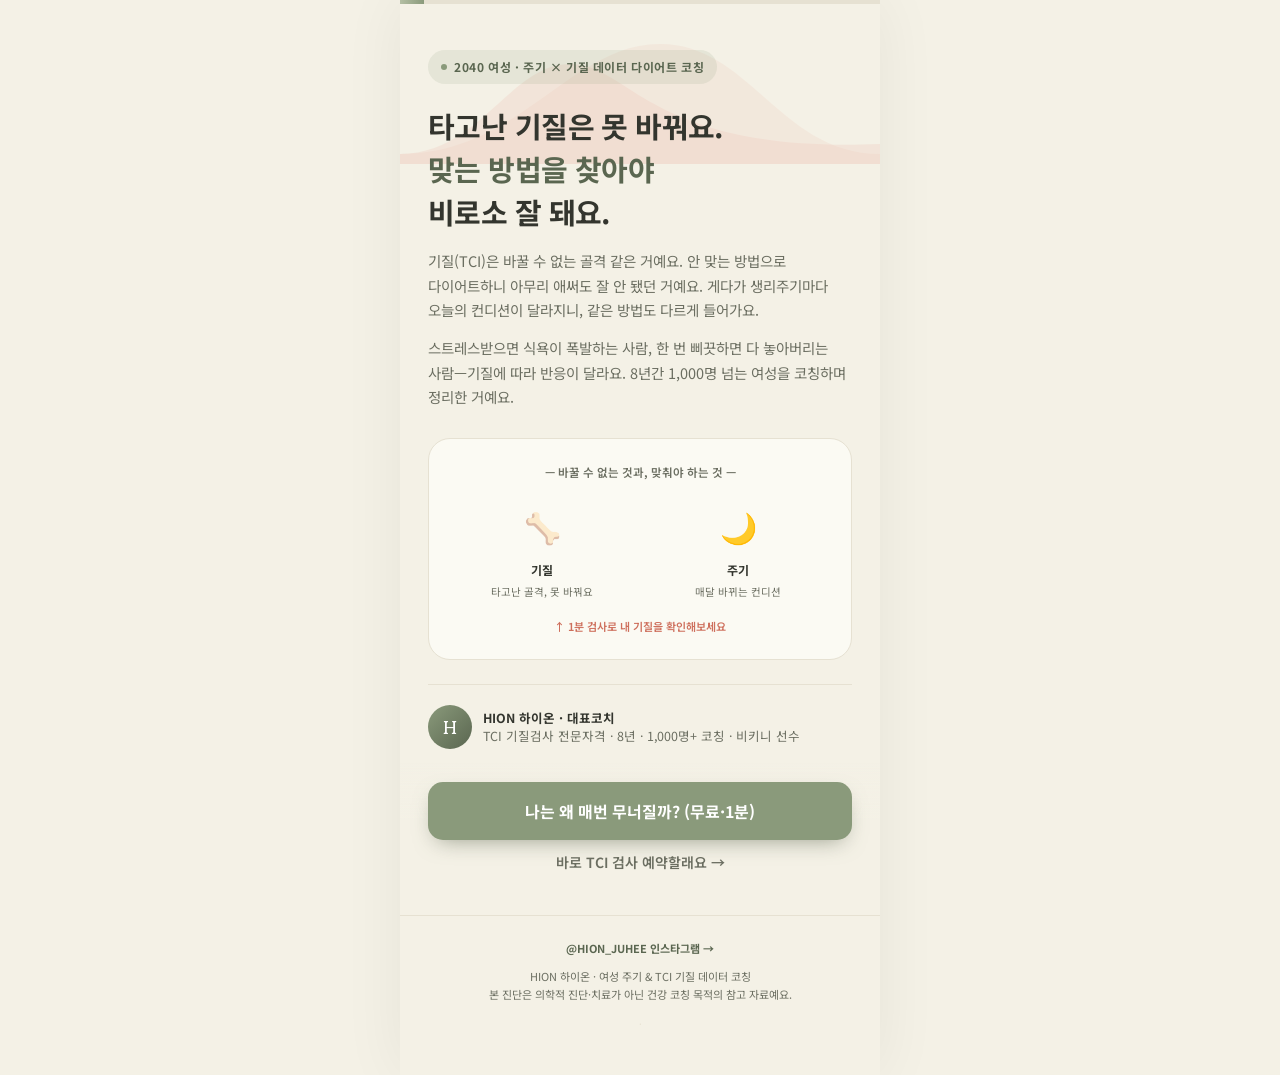
<file: site/diagnosis.html>
<!DOCTYPE html>
<html lang="ko">
<head>
<meta charset="UTF-8">
<meta name="viewport" content="width=device-width, initial-scale=1.0, viewport-fit=cover">
<title>HION · 나는 왜 매번 다이어트에 무너질까?</title>
<link rel="preconnect" href="https://fonts.googleapis.com">
<link rel="preconnect" href="https://fonts.gstatic.com" crossorigin>
<link href="https://fonts.googleapis.com/css2?family=Gowun+Batang:wght@400;700&family=Noto+Sans+KR:wght@300;400;500;700;900&display=swap" rel="stylesheet">
<link rel="stylesheet" href="css/style.css">
</head>
<body>
<div class="wrap">
  <div class="progress"><div class="progress__fill" id="prog"></div></div>

  <!-- 히어로 -->
  <section class="screen on" id="s-hero">
    <div class="hero">
      <div class="hero__curve">
        <svg width="100%" height="160" viewBox="0 0 480 160" preserveAspectRatio="none">
          <path d="M0,150 C80,150 110,60 170,60 C230,60 250,150 480,140 L480,160 L0,160 Z" fill="#E8917F" opacity="0.25"/>
          <path d="M0,150 C120,150 170,40 260,40 C350,40 380,150 480,150 L480,160 L0,160 Z" fill="#E8917F" opacity="0.18"/>
        </svg>
      </div>
      <span class="hero__eyebrow"><span class="dot"></span>2040 여성 · 주기 × 기질 데이터 다이어트 코칭</span>
      <h1>타고난 기질은 못 바꿔요.<br><span class="hl">맞는 방법을 찾아야</span><br>비로소 잘 돼요.</h1>
      <p class="lead">기질(TCI)은 바꿀 수 없는 골격 같은 거예요. 안 맞는 방법으로 다이어트하니 아무리 애써도 잘 안 됐던 거예요. 게다가 생리주기마다 오늘의 컨디션이 달라지니, 같은 방법도 다르게 들어가요.</p>
      <p class="lead">스트레스받으면 식욕이 폭발하는 사람, 한 번 삐끗하면 다 놓아버리는 사람—기질에 따라 반응이 달라요. 8년간 1,000명 넘는 여성을 코칭하며 정리한 거예요.</p>

      <div class="dash">
        <div class="dash__label">— 바꿀 수 없는 것과, 맞춰야 하는 것 —</div>
        <div class="pedals">
          <div class="pedal"><div class="pedal__ic">🦴</div><div class="pedal__name">기질</div><div class="pedal__desc">타고난 골격, 못 바꿔요</div></div>
          <div class="pedal"><div class="pedal__ic">🌙</div><div class="pedal__name">주기</div><div class="pedal__desc">매달 바뀌는 컨디션</div></div>
        </div>
        <div class="dash__note">↑ 1분 검사로 내 기질을 확인해보세요</div>
      </div>

      <div class="hero__sign">
        <div class="ava">H</div>
        <div class="txt"><b>HION 하이온 · 대표코치</b><br>TCI 기질검사 전문자격 · 8년 · 1,000명+ 코칭 · 비키니 선수</div>
      </div>
    </div>
    <div class="sticky-cta">
      <button class="btn btn--primary" onclick="go('s-q')">나는 왜 매번 무너질까? (무료·1분)</button>
      <button class="btn btn--ghost" onclick="go('s-offer')">바로 TCI 검사 예약할래요 →</button>
    </div>
  </section>

  <!-- 질문 -->
  <section class="screen" id="s-q">
    <div class="q">
      <div class="q__count" id="qcount"></div>
      <h2 class="q__title" id="qtitle"></h2>
      <p class="q__sub" id="qsub"></p>
      <div id="qopts"></div>
    </div>
    <div class="sticky-cta">
      <button class="btn btn--primary" id="qnext" onclick="nextQ()" disabled style="opacity:.45">다음</button>
    </div>
  </section>

  <!-- 분석 -->
  <section class="screen" id="s-analyze">
    <div class="analyze">
      <div class="speedo">
        <svg width="120" height="120" viewBox="0 0 120 120">
          <defs><linearGradient id="sg" x1="0" y1="0" x2="1" y2="1"><stop offset="0" stop-color="#B4BFA4"/><stop offset="1" stop-color="#8A9A7B"/></linearGradient></defs>
          <circle fill="none" stroke="#E6E1D2" stroke-width="9" stroke-linecap="round" cx="60" cy="60" r="54" stroke-dasharray="254 339"/>
          <circle id="spfg" fill="none" stroke="url(#sg)" stroke-width="9" stroke-linecap="round" cx="60" cy="60" r="54" stroke-dasharray="339" stroke-dashoffset="339"/>
        </svg>
        <div class="speedo__pct" id="sppct">0</div>
      </div>
      <h2 class="serif">다이어트 성향을 분석하는 중</h2>
      <p>당신의 기질과 주기를 맞춰보고 있어요</p>
      <div class="analyze__step" id="astep">· 다이어트 성향 분류 중…</div>
    </div>
  </section>

  <!-- 결과 맛보기 (타입만 공개) -->
  <section class="screen" id="s-teaser">
    <div class="teaser">
      <div class="teaser__head">
        <div class="teaser__badge">당신의 기질 타입</div>
        <div class="teaser__emoji" id="t-emoji"></div>
        <div class="teaser__type" id="t-type"></div>
        <div class="teaser__tag" id="t-tag"></div>
      </div>
      <div class="lockcard">
        <div class="lockcard__h"><span class="ic">🔍</span>왜 매번 여기서 무너졌을까요</div>
        <div class="lockcard__blur">당신은 특정 주기 구간에서 식욕이 폭발하는 패턴이 보여요. 이건 의지가 약한 게 아니라 기질과 주기가 겹친 결과라서, 참는 방식으로는 절대 안 잡혀요. 진짜 원인은…</div>
        <div class="lockcard__lock"><span class="ic">🔒</span><span class="t">전체 분석은 아래에서 열려요</span></div>
      </div>
      <div class="lockcard">
        <div class="lockcard__h"><span class="ic">🧭</span>나만의 다이어트 성공법</div>
        <div class="lockcard__blur">당신 타입은 '금지'가 아니라 '대체'로 설계해야 잘 맞아요. 취약한 시기엔 미리 이렇게 자극을 분산시키고, 이런 루틴을 깔면…</div>
        <div class="lockcard__lock"><span class="ic">🔒</span><span class="t">맞춤 성공법은 아래에서 열려요</span></div>
      </div>
      <div class="teaser__note">타입은 나왔어요. 이제 <b>왜 무너지는지 + 나만의 다이어트 성공법</b>이 궁금하죠? 바로 아래에서 전부 열어드릴게요.</div>
    </div>
    <div class="sticky-cta">
      <button class="btn btn--primary" onclick="go('s-predict')">내 전체 분석 결과 보기 →</button>
    </div>
  </section>

  <!-- 90일 예측 (기대 빌드업) -->
  <section class="screen" id="s-predict">
    <div class="predict">
      <p class="predict__eyebrow">당신 타입에 맞게 관리하면</p>
      <h2 class="predict__title serif">90일 뒤,<br>이렇게 달라질 거예요</h2>
      <div class="predict__list" id="predict-list"></div>
      <p class="predict__note">실제 코칭에서 가장 많이 나온 변화예요. 당신 타입엔 특히 이 순서로 와요.</p>
    </div>
    <div class="sticky-cta">
      <button class="btn btn--primary" onclick="go('s-gate')">그럼 내 결과 받아볼게요 →</button>
    </div>
  </section>

  <!-- 연락처 게이트 -->
  <section class="screen" id="s-gate">
    <div class="form">
      <h2 class="serif">결과를 보려면<br>잠깐 알려주세요</h2>
      <p class="sub">왜 무너지는지 + 나만의 다이어트 성공법, 입력하면 바로 화면에서 전체 결과가 열려요.</p>
      <div class="field"><label>성함</label><input id="gate-name" type="text" placeholder="이름을 적어주세요"></div>
      <div class="field"><label>연락처</label><input id="gate-contact" type="text" placeholder="휴대폰 번호 또는 카톡 ID"></div>
      <button class="btn btn--primary" onclick="unlockResult()">내 전체 결과 열기 🔓</button>
      <p class="formnote">결제 아니에요. 결과 전달·코칭 안내 외엔 쓰지 않아요.</p>
    </div>
  </section>

  <!-- 결과 -->
  <section class="screen" id="s-result">
    <div class="rhead">
      <div class="rhead__badge">당신의 기질 타입</div>
      <div class="rhead__emoji" id="remoji"></div>
      <div class="rhead__type" id="rtype"></div>
      <div class="rhead__tag" id="rtag"></div>
    </div>
    <div class="rbody">
      <div class="combo">
        <div class="combo__item"><div class="lab">기질 타입</div><div class="val" id="rtemp"></div></div>
        <div class="combo__item"><div class="lab">취약한 시기</div><div class="val" id="rphase"></div></div>
      </div>
      <div class="rcard"><div class="rcard__h"><span class="ic">🔍</span>왜 매번 여기서 무너졌을까요</div><p id="rwhy"></p></div>
      <div class="rcard"><div class="rcard__h"><span class="ic">🧭</span>나만의 다이어트 성공법</div><p id="rhow"></p></div>
    </div>
    <div class="trust">
      <h3 class="serif">8년 데이터로<br>내 몸을 읽어드려요</h3>
      <p class="sub">막연한 감이 아니라, 현장 경험 + TCI 심리검사 기반이에요</p>
      <div class="tstat">
        <div class="tstat__box"><div class="n">8년</div><div class="l">여성 전문 코칭</div></div>
        <div class="tstat__div"></div>
        <div class="tstat__box"><div class="n">1,000+</div><div class="l">유료 코칭 경험</div></div>
        <div class="tstat__div"></div>
        <div class="tstat__box"><div class="n">23kg</div><div class="l">대표 본인 요요 극복</div></div>
      </div>
      <div class="tquote">"저도 다이어트만 보다가 무월경까지 갔었어요. 5개월간 스스로 회복하고, 이제 같은 길 걷는 분들을 도와요. 의지로 억지로 누르는 게 아니라, 내 기질을 먼저 아는 게 시작이에요."<span class="who">— HION 대표코치</span></div>
    </div>
    <div class="sticky-cta">
      <button class="btn btn--mauve" onclick="go('s-offer')">내 기질 정밀하게 진단받기 →</button>
    </div>
  </section>

  <!-- 오퍼 (진단) -->
  <section class="screen" id="s-offer">
    <div class="offer">
      <p class="offer__lead">간이 진단은 여기까지예요.<br><b>진짜 내 다이어트 성향은 TCI 검사로 정확히 읽어요.</b></p>
      <h2 class="serif">TCI 1:1 기질 진단</h2>
      <div class="pcard">
        <div class="pcard__ribbon">선착순</div>
        <div class="pcard__name">TCI 기질 진단 + 1:1 리포트</div>
        <div class="pcard__desc">제가 직접 경험하고, 현장에서 여성 회원님들과 소통하며 알게 됐어요. 다낭성처럼 대사가 무너진 몸은 '내 기질이 어디서 무너지는지, 주기 어디서 약해지는지'를 알아야 회복돼요. 그걸 정확히 짚어드려요.</div>
        <div class="pcard__price"><span class="now">7만원</span><span class="unit">/ 1회 진단</span></div>
        <ul class="pcard__feat">
          <li>TCI 심리검사 (전문자격 코치가 직접 해석)</li>
          <li>내 기질 × 주기 맞춤 리포트</li>
          <li>지금 무너지는 지점 1:1 진단</li>
          <li>빵니스 그룹 프로그램 우선 안내</li>
        </ul>
        <a class="btn btn--mauve" style="display:flex;align-items:center;justify-content:center" href="https://forms.gle/b4WQNssETVmGFpK58" target="_blank" rel="noopener">진단 신청하기</a>
      </div>

      <div class="reviews">
        <div class="reviews__label">먼저 받아본 분들의 이야기예요</div>
        <div class="rev">
          <div class="rev__quote">단순히 몸 문제가 아니라 제 성격을 먼저 파악해주시고 그 위에서 해결법을 알려주셔서, 상담받는 동안 공감과 깨달음을 많이 얻었어요.</div>
          <span class="rev__tag">🎯 다낭성 진단 후 상담</span>
        </div>
        <div class="rev">
          <div class="rev__quote">사전 기질검사를 바탕으로 제 성격에 맞는 식습관·운동 계획을 짜주셔서 동기부여가 됐어요. 추상적인 상담이 아니라 구체적이어서 좋았어요.</div>
          <span class="rev__tag">🌙 다낭성·회복 코칭</span>
        </div>
        <div class="rev">
          <div class="rev__quote">제가 안 좋은 성격이라 생각했던 부분이 사실 기질이라는 걸 알고 나니 마음이 편해졌어요. 검사 결과 들으면서 눈물이 핑 돌았어요.</div>
          <span class="rev__tag">✨ TCI 검사 후기</span>
        </div>
      </div>

      <div class="secondary"><a href="https://forms.gle/j6H7hRR7s6yQSfCM9" target="_blank" rel="noopener">진단은 아직 부담돼요. 앱 수요조사만 참여할래요 →</a></div>
    </div>

    <!-- 앱 미리보기 -->
    <div class="appsec">
      <div class="appsec__tag">기획 중</div>
      <h2 class="serif">이 진단, 매일 아침<br>앱으로 만들면 어떨까요?</h2>
      <p class="appsec__lead">내 기질과 오늘 주기에 맞춘 식단·운동·멘탈 가이드를, 단계별 캐릭터로 쉽게 보여줄 거예요. 아직 만들기 전이라, 솔직한 의견이 필요해요.</p>
      <div class="phases">
        <div class="phase"><div class="phase__ic">🩸</div><div class="phase__d">DAY 1-7</div><div class="phase__n">생리기</div></div>
        <div class="phase"><div class="phase__ic">🌱</div><div class="phase__d">DAY 7-14</div><div class="phase__n">난포기</div></div>
        <div class="phase"><div class="phase__ic">☀️</div><div class="phase__d">DAY 14-21</div><div class="phase__n">배란기</div></div>
        <div class="phase"><div class="phase__ic">🌧️</div><div class="phase__d">DAY 21-28</div><div class="phase__n">황체기</div></div>
      </div>
      <div class="plans">
        <div class="plan">
          <div class="plan__name">베이직 (가격 예시)</div>
          <div class="plan__price"><span class="w">19,000원</span><span class="u">/ 월</span></div>
          <ul class="plan__feat">
            <li>내 기질 × 주기 맞춤 데일리 루틴</li>
            <li>식단·운동·생활 가이드</li>
            <li>주기 단계별 알림</li>
          </ul>
        </div>
        <div class="plan feat">
          <div class="plan__badge">코치 피드백 포함</div>
          <div class="plan__name">프리미엄 (가격 예시)</div>
          <div class="plan__price"><span class="w">39,000원</span><span class="u">/ 월</span></div>
          <ul class="plan__feat">
            <li>베이직 전체 +</li>
            <li>주 1회 코치 식사·루틴 피드백</li>
            <li>월 1회 1:1 점검</li>
            <li>무너졌을 때 회복 코칭</li>
          </ul>
        </div>
      </div>
      <div class="appsec__poll">결제·가입이 아니에요. <b>이런 앱이 나오면 진짜 쓸 생각이 있는지</b> 솔직한 의견만 들려주시면 돼요.<br>참여해주시면 <b>커피 쿠폰 100% 발송</b>해드려요 (2~3일 이내).</div>
      <a class="btn btn--coral" style="display:flex;align-items:center;justify-content:center" href="https://forms.gle/j6H7hRR7s6yQSfCM9" target="_blank" rel="noopener">수요조사 참여하기 (무료·30초)</a>
    </div>
  </section>

  <!-- 폼 빵니스 대기 -->
  <section class="screen" id="s-form2">
    <div class="form">
      <h2 class="serif">빵니스 오픈 알림</h2>
      <p class="sub">방구석 웰니스, 4주 그룹 프로그램이에요. 오픈하면 가장 먼저 알려드릴게요.</p>
      <div class="field"><label>성함</label><input id="g-name" type="text" placeholder="이름을 적어주세요"></div>
      <div class="field"><label>연락처</label><input id="g-contact" type="text" placeholder="휴대폰 번호 또는 카톡 ID"></div>
      <button class="btn btn--primary" onclick="submitBooking('wait')">알림 신청하기</button>
      <p class="formnote">오픈 소식 외 다른 연락은 보내지 않아요.</p>
    </div>
  </section>

  <!-- 완료 -->
  <section class="screen" id="s-done">
    <div class="done">
      <div class="done__icon"><svg viewBox="0 0 24 24" fill="none" stroke="#fff" stroke-width="3" stroke-linecap="round" stroke-linejoin="round"><polyline points="20 6 9 17 4 12"/></svg></div>
      <h2 class="serif" id="done-title">신청이 접수됐어요</h2>
      <p id="done-msg">남겨주신 연락처로 하이온이 직접 연락드릴게요 🌙</p>
      <a class="insta" id="done-insta" href="#" target="_blank" rel="noopener"><svg viewBox="0 0 24 24" fill="none" stroke="#fff" stroke-width="2"><rect x="2" y="2" width="20" height="20" rx="5"/><circle cx="12" cy="12" r="4"/><circle cx="17.5" cy="6.5" r="1.2" fill="#fff" stroke="none"/></svg>인스타그램에서 더 보기 @HION_JUHEE</a>
      <p class="num" id="done-num"></p>
    </div>
  </section>

  <div class="foot">
    <p><a href="https://instagram.com/HION_JUHEE" target="_blank" rel="noopener" style="color:var(--sage-deep);font-weight:700;text-decoration:none">@HION_JUHEE 인스타그램 →</a></p>
    <p style="margin-top:10px">HION 하이온 · 여성 주기 &amp; TCI 기질 데이터 코칭<br>본 진단은 의학적 진단·치료가 아닌 건강 코칭 목적의 참고 자료예요.</p>
    <a class="adminlink" onclick="openAdmin()">·</a>
  </div>
</div>

<script src="js/script.js"></script>
</body>
</html>
</file>
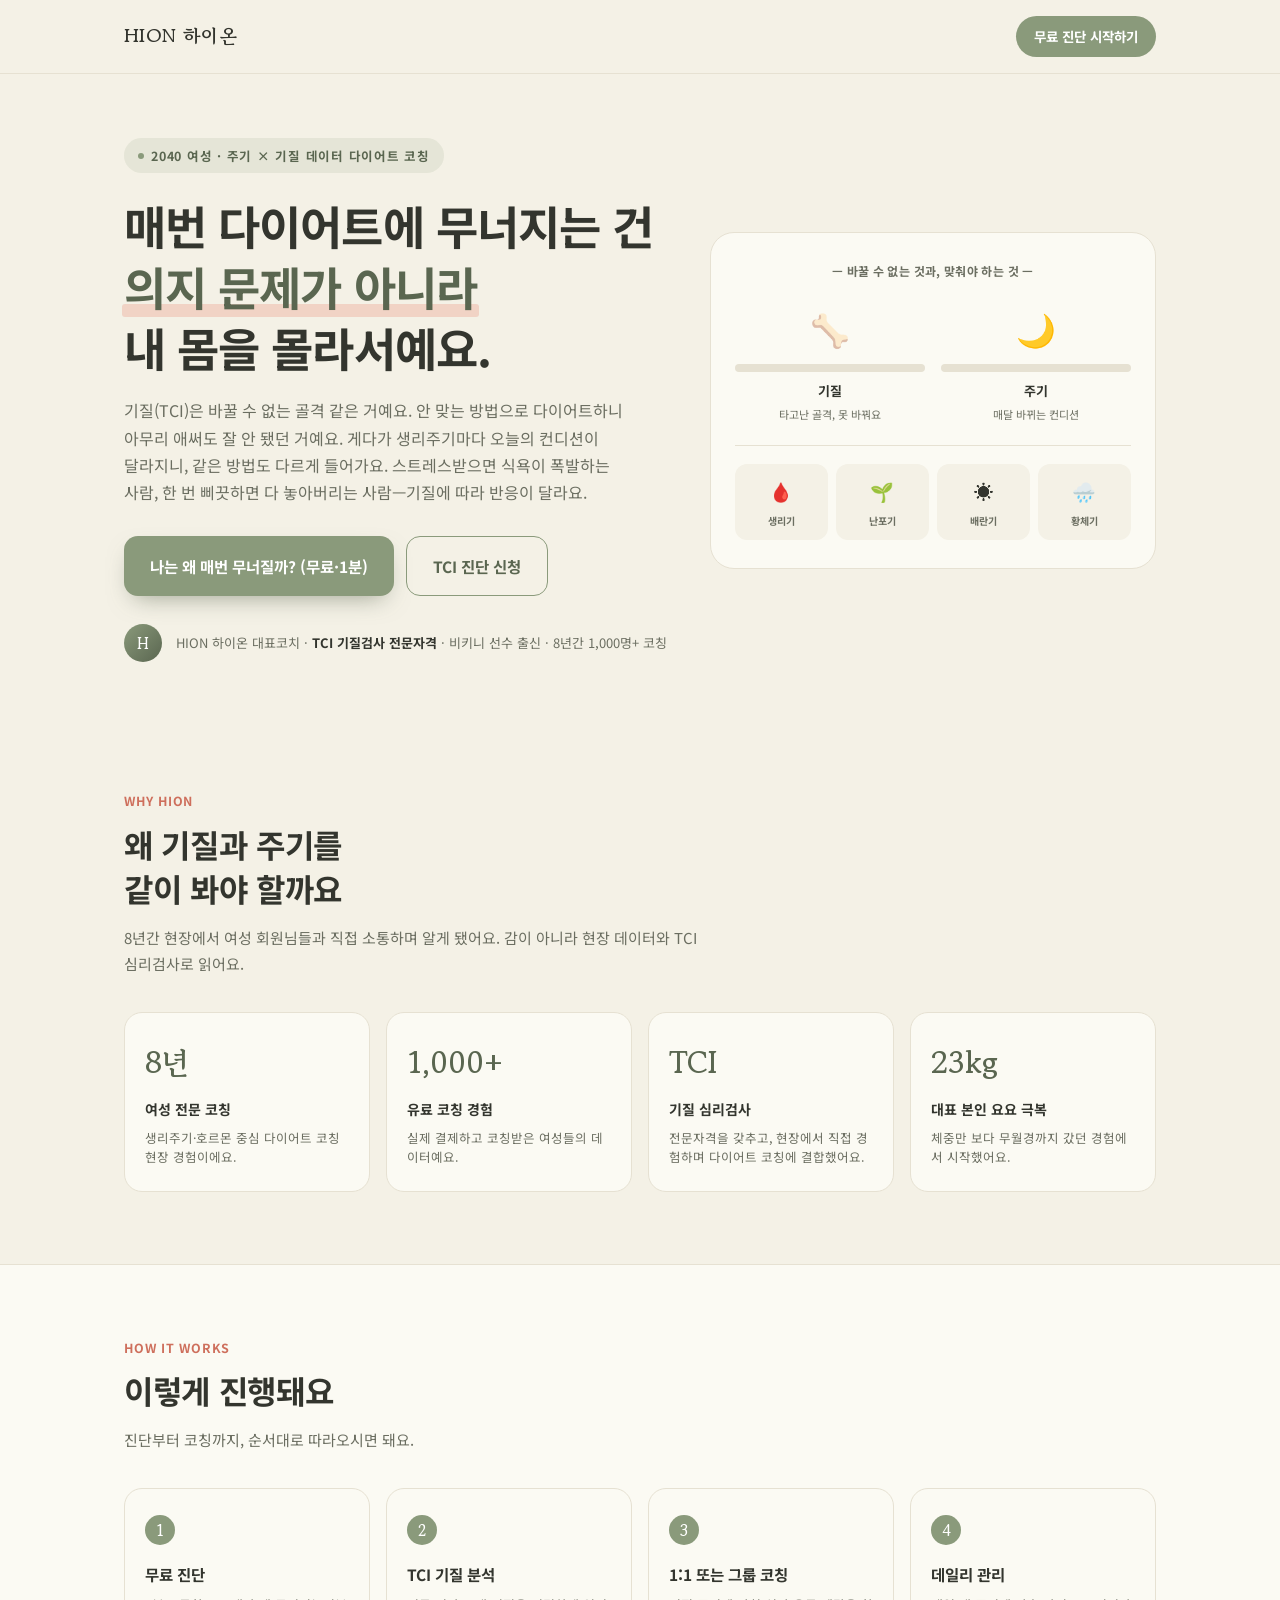
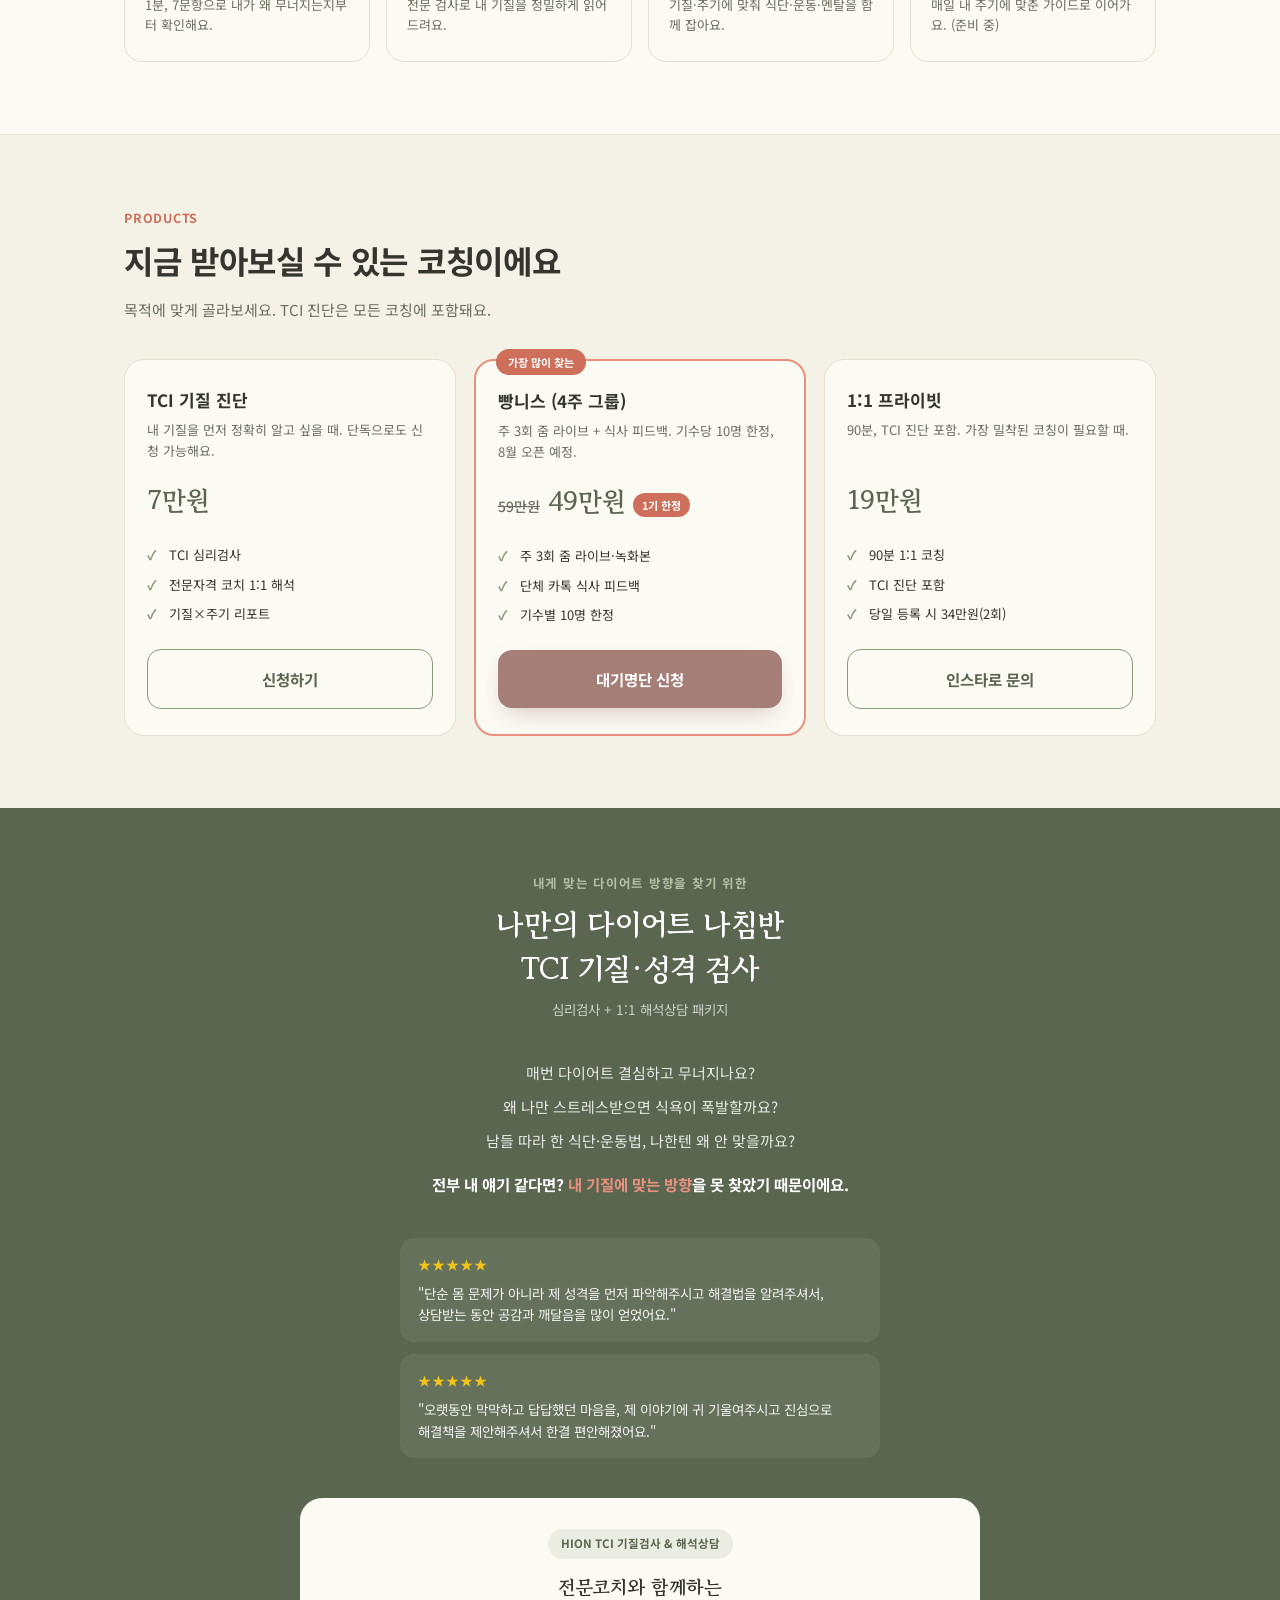
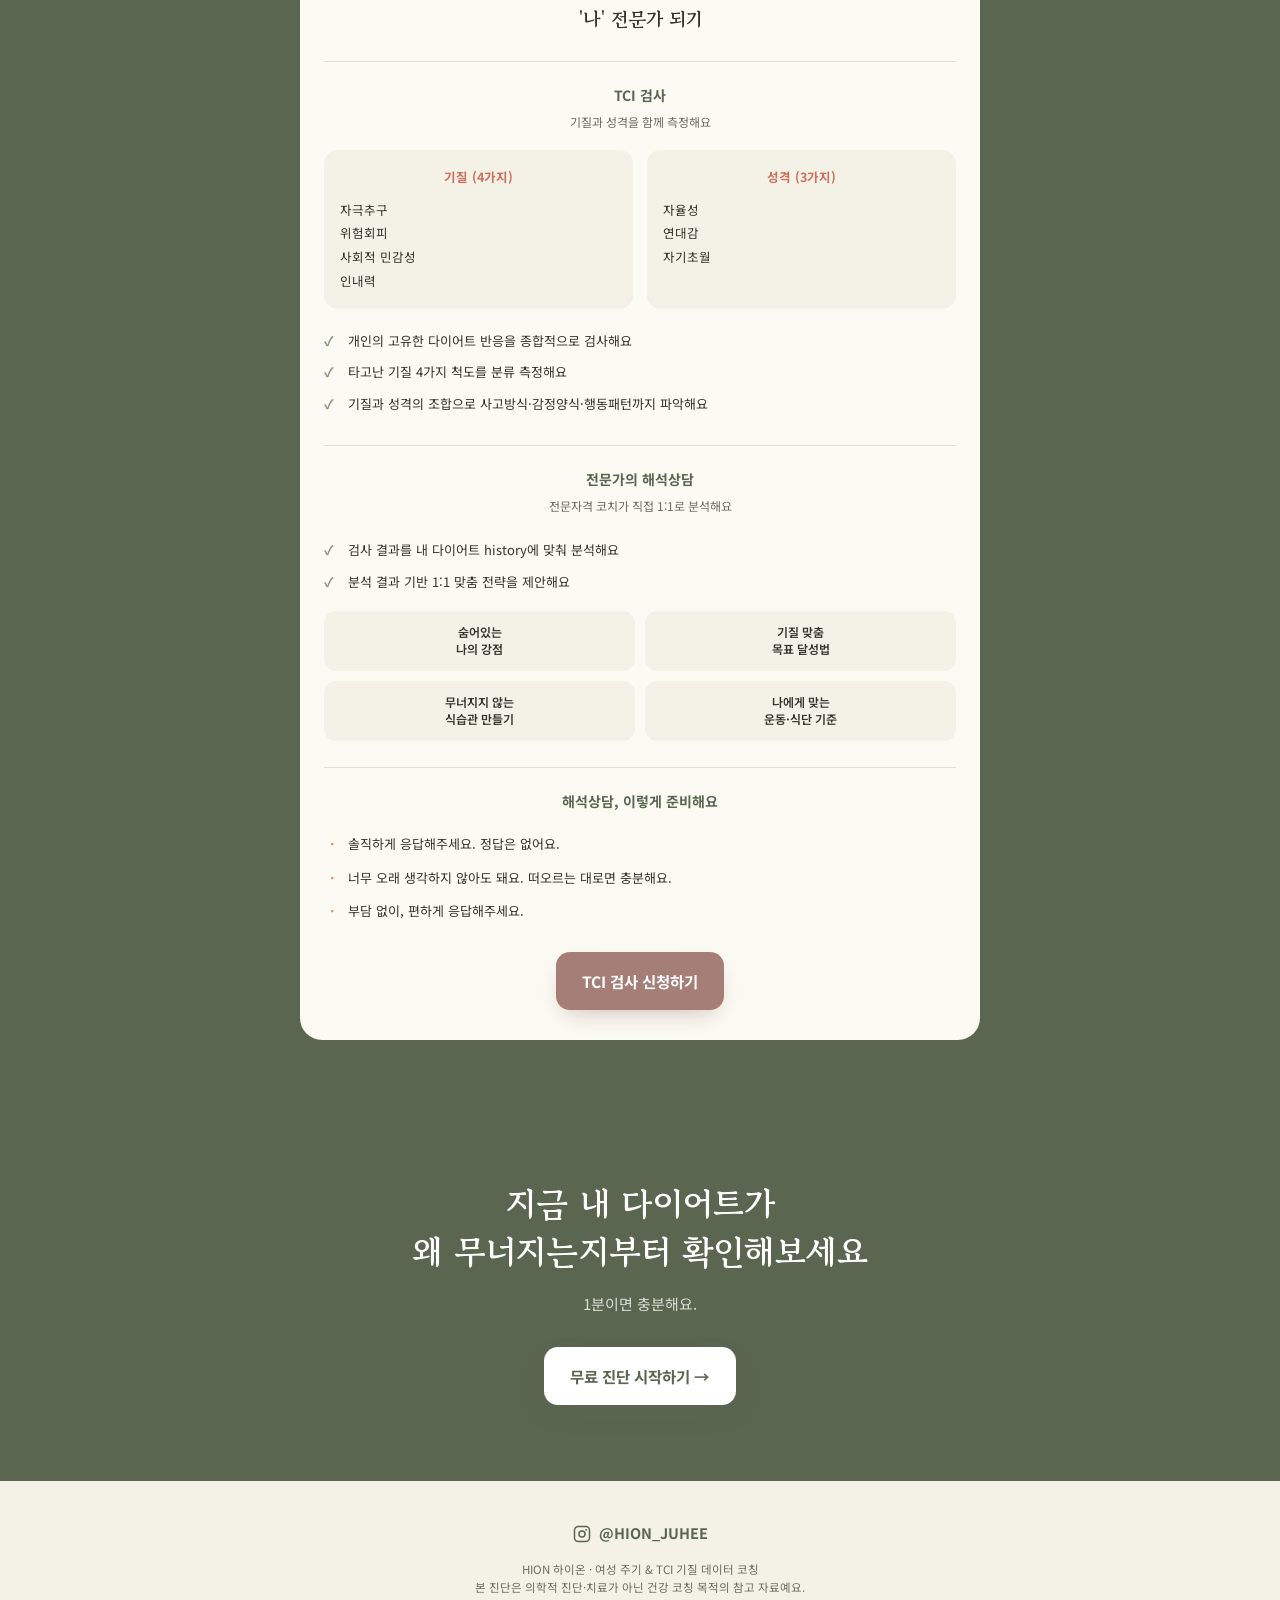
<file: site/main.html>
<!DOCTYPE html>
<html lang="ko">
<head>
<meta charset="UTF-8">
<meta name="viewport" content="width=device-width, initial-scale=1.0, viewport-fit=cover">
<title>HION 하이온 · 여성 주기 × TCI 기질 데이터 다이어트 코칭</title>
<link rel="preconnect" href="https://fonts.googleapis.com">
<link rel="preconnect" href="https://fonts.gstatic.com" crossorigin>
<link href="https://fonts.googleapis.com/css2?family=Gowun+Batang:wght@400;700&family=Noto+Sans+KR:wght@300;400;500;700;900&display=swap" rel="stylesheet">
<link rel="stylesheet" href="/site/css/mainstyle.css">
</head>
<body>

<nav class="nav">
  <div class="nav__in">
    <div class="nav__logo">HION 하이온</div>
    <a class="nav__cta" href="/site/diagnosis.html">무료 진단 시작하기</a>
  </div>
</nav>

<header class="hero">
  <div class="wrap hero__grid">
    <div>
      <span class="hero__eyebrow"><span class="dot"></span>2040 여성 · 주기 × 기질 데이터 다이어트 코칭</span>
      <h1>매번 다이어트에 무너지는 건<br><span class="hl">의지 문제가 아니라</span><br>내 몸을 몰라서예요.</h1>
      <p class="lead">기질(TCI)은 바꿀 수 없는 골격 같은 거예요. 안 맞는 방법으로 다이어트하니 아무리 애써도 잘 안 됐던 거예요. 게다가 생리주기마다 오늘의 컨디션이 달라지니, 같은 방법도 다르게 들어가요. 스트레스받으면 식욕이 폭발하는 사람, 한 번 삐끗하면 다 놓아버리는 사람—기질에 따라 반응이 달라요.</p>
      <div class="hero__ctas">
        <a class="btn btn--primary" href="/site/diagnosis.html">나는 왜 매번 무너질까? (무료·1분)</a>
        <a class="btn btn--outline" href="https://forms.gle/b4WQNssETVmGFpK58" target="_blank" rel="noopener">TCI 진단 신청</a>
      </div>
      <div class="hero__proof">
        <div class="ava">H</div>
        <div>HION 하이온 대표코치 · <b>TCI 기질검사 전문자격</b> · 비키니 선수 출신 · 8년간 1,000명+ 코칭</div>
      </div>
    </div>

    <div class="dash">
      <div class="dash__label">— 바꿀 수 없는 것과, 맞춰야 하는 것 —</div>
      <div class="pedals">
        <div class="pedal">
          <div class="pedal__ic">🦴</div>
          <div class="pedal__bar"><div class="pedal__fill" id="pd1"></div></div>
          <div class="pedal__name">기질</div>
          <div class="pedal__desc">타고난 골격, 못 바꿔요</div>
        </div>
        <div class="pedal">
          <div class="pedal__ic">🌙</div>
          <div class="pedal__bar"><div class="pedal__fill" id="pd2"></div></div>
          <div class="pedal__name">주기</div>
          <div class="pedal__desc">매달 바뀌는 컨디션</div>
        </div>
      </div>
      <div class="dash__road">
        <div class="road"><div class="road__ic">🩸</div><div class="road__n">생리기</div></div>
        <div class="road"><div class="road__ic">🌱</div><div class="road__n">난포기</div></div>
        <div class="road"><div class="road__ic">☀️</div><div class="road__n">배란기</div></div>
        <div class="road"><div class="road__ic">🌧️</div><div class="road__n">황체기</div></div>
      </div>
    </div>
  </div>
</header>

<section class="sec">
  <div class="wrap">
    <div class="sec__eyebrow">WHY HION</div>
    <h2>왜 기질과 주기를<br>같이 봐야 할까요</h2>
    <p class="desc">8년간 현장에서 여성 회원님들과 직접 소통하며 알게 됐어요. 감이 아니라 현장 데이터와 TCI 심리검사로 읽어요.</p>
    <div class="why">
      <div class="why__card"><div class="why__num">8년</div><div class="why__t">여성 전문 코칭</div><div class="why__d">생리주기·호르몬 중심 다이어트 코칭 현장 경험이에요.</div></div>
      <div class="why__card"><div class="why__num">1,000+</div><div class="why__t">유료 코칭 경험</div><div class="why__d">실제 결제하고 코칭받은 여성들의 데이터예요.</div></div>
      <div class="why__card"><div class="why__num">TCI</div><div class="why__t">기질 심리검사</div><div class="why__d">전문자격을 갖추고, 현장에서 직접 경험하며 다이어트 코칭에 결합했어요.</div></div>
      <div class="why__card"><div class="why__num">23kg</div><div class="why__t">대표 본인 요요 극복</div><div class="why__d">체중만 보다 무월경까지 갔던 경험에서 시작했어요.</div></div>
    </div>
  </div>
</section>

<section class="sec" style="background:var(--card);border-top:1px solid var(--line);border-bottom:1px solid var(--line)">
  <div class="wrap">
    <div class="sec__eyebrow">HOW IT WORKS</div>
    <h2>이렇게 진행돼요</h2>
    <p class="desc">진단부터 코칭까지, 순서대로 따라오시면 돼요.</p>
    <div class="proc__list">
      <div class="proc__item"><div class="proc__num">1</div><div class="proc__t">무료 진단</div><div class="proc__d">1분, 7문항으로 내가 왜 무너지는지부터 확인해요.</div></div>
      <div class="proc__item"><div class="proc__num">2</div><div class="proc__t">TCI 기질 분석</div><div class="proc__d">전문 검사로 내 기질을 정밀하게 읽어드려요.</div></div>
      <div class="proc__item"><div class="proc__num">3</div><div class="proc__t">1:1 또는 그룹 코칭</div><div class="proc__d">기질·주기에 맞춰 식단·운동·멘탈을 함께 잡아요.</div></div>
      <div class="proc__item"><div class="proc__num">4</div><div class="proc__t">데일리 관리</div><div class="proc__d">매일 내 주기에 맞춘 가이드로 이어가요. (준비 중)</div></div>
    </div>
  </div>
</section>

<section class="sec">
  <div class="wrap">
    <div class="sec__eyebrow">PRODUCTS</div>
    <h2>지금 받아보실 수 있는 코칭이에요</h2>
    <p class="desc">목적에 맞게 골라보세요. TCI 진단은 모든 코칭에 포함돼요.</p>
    <div class="prod">
      <div class="pcard">
        <div class="pcard__name">TCI 기질 진단</div>
        <div class="pcard__desc">내 기질을 먼저 정확히 알고 싶을 때. 단독으로도 신청 가능해요.</div>
        <div class="pcard__price">7만원</div>
        <ul class="pcard__feat"><li>TCI 심리검사</li><li>전문자격 코치 1:1 해석</li><li>기질×주기 리포트</li></ul>
        <a class="btn btn--outline" href="https://forms.gle/b4WQNssETVmGFpK58" target="_blank" rel="noopener">신청하기</a>
      </div>
      <div class="pcard feat">
        <div class="pcard__badge">가장 많이 찾는</div>
        <div class="pcard__name">빵니스 (4주 그룹)</div>
        <div class="pcard__desc">주 3회 줌 라이브 + 식사 피드백. 기수당 10명 한정, 8월 오픈 예정.</div>
        <div class="pcard__price"><span class="was">59만원</span>49만원<span class="badge-sale">1기 한정</span></div>
        <ul class="pcard__feat"><li>주 3회 줌 라이브·녹화본</li><li>단체 카톡 식사 피드백</li><li>기수별 10명 한정</li></ul>
        <a class="btn btn--mauve" href="diagnosis.html">대기명단 신청</a>
      </div>
      <div class="pcard">
        <div class="pcard__name">1:1 프라이빗</div>
        <div class="pcard__desc">90분, TCI 진단 포함. 가장 밀착된 코칭이 필요할 때.</div>
        <div class="pcard__price">19만원</div>
        <ul class="pcard__feat"><li>90분 1:1 코칭</li><li>TCI 진단 포함</li><li>당일 등록 시 34만원(2회)</li></ul>
        <a class="btn btn--outline" href="https://instagram.com/HION_JUHEE" target="_blank" rel="noopener">인스타로 문의</a>
      </div>
    </div>
  </div>
</section>

<section class="tci">
  <div class="wrap">
    <div class="tci__top">
      <div class="tci__eyebrow">내게 맞는 다이어트 방향을 찾기 위한</div>
      <h2 class="serif">나만의 다이어트 나침반<br>TCI 기질·성격 검사</h2>
      <p class="sub">심리검사 + 1:1 해석상담 패키지</p>
    </div>

    <div class="tci__pain">
      <p>매번 다이어트 결심하고 무너지나요?</p>
      <p>왜 나만 스트레스받으면 식욕이 폭발할까요?</p>
      <p>남들 따라 한 식단·운동법, 나한텐 왜 안 맞을까요?</p>
      <div class="ans">전부 내 얘기 같다면? <b>내 기질에 맞는 방향</b>을 못 찾았기 때문이에요.</div>
    </div>

    <div class="trev">
      <div class="trev__card">
        <div class="trev__stars">★★★★★</div>
        <div class="trev__q">"단순 몸 문제가 아니라 제 성격을 먼저 파악해주시고 해결법을 알려주셔서, 상담받는 동안 공감과 깨달음을 많이 얻었어요."</div>
      </div>
      <div class="trev__card">
        <div class="trev__stars">★★★★★</div>
        <div class="trev__q">"오랫동안 막막하고 답답했던 마음을, 제 이야기에 귀 기울여주시고 진심으로 해결책을 제안해주셔서 한결 편안해졌어요."</div>
      </div>
    </div>

    <div class="tci__card">
      <div class="tci__card__head">
        <span class="badge">HION TCI 기질검사 &amp; 해석상담</span>
        <h3 class="serif">전문코치와 함께하는<br>'나' 전문가 되기</h3>
      </div>

      <div class="tci__block">
        <div class="tci__block__h">TCI 검사</div>
        <div class="tci__block__sub">기질과 성격을 함께 측정해요</div>
        <div class="tci__cols">
          <div class="tci__col">
            <h4>기질 (4가지)</h4>
            <ul><li>자극추구</li><li>위험회피</li><li>사회적 민감성</li><li>인내력</li></ul>
          </div>
          <div class="tci__col">
            <h4>성격 (3가지)</h4>
            <ul><li>자율성</li><li>연대감</li><li>자기초월</li></ul>
          </div>
        </div>
        <ul class="tci__chk">
          <li>개인의 고유한 다이어트 반응을 종합적으로 검사해요</li>
          <li>타고난 기질 4가지 척도를 분류 측정해요</li>
          <li>기질과 성격의 조합으로 사고방식·감정양식·행동패턴까지 파악해요</li>
        </ul>
      </div>

      <div class="tci__block">
        <div class="tci__block__h">전문가의 해석상담</div>
        <div class="tci__block__sub">전문자격 코치가 직접 1:1로 분석해요</div>
        <ul class="tci__chk">
          <li>검사 결과를 내 다이어트 history에 맞춰 분석해요</li>
          <li>분석 결과 기반 1:1 맞춤 전략을 제안해요</li>
        </ul>
        <div class="tci__benefit">
          <div>숨어있는<br>나의 강점</div>
          <div>기질 맞춤<br>목표 달성법</div>
          <div>무너지지 않는<br>식습관 만들기</div>
          <div>나에게 맞는<br>운동·식단 기준</div>
        </div>
      </div>

      <div class="tci__prep">
        <h4>해석상담, 이렇게 준비해요</h4>
        <ul>
          <li>솔직하게 응답해주세요. 정답은 없어요.</li>
          <li>너무 오래 생각하지 않아도 돼요. 떠오르는 대로면 충분해요.</li>
          <li>부담 없이, 편하게 응답해주세요.</li>
        </ul>
      </div>

      <div class="tci__cta">
        <a class="btn btn--mauve" href="https://forms.gle/b4WQNssETVmGFpK58" target="_blank" rel="noopener">TCI 검사 신청하기</a>
      </div>
    </div>
  </div>
</section>

<section class="final">
  <div class="wrap">
    <h2 class="serif">지금 내 다이어트가<br>왜 무너지는지부터 확인해보세요</h2>
    <p>1분이면 충분해요.</p>
    <a class="btn btn--primary" href="diagnosis.html">무료 진단 시작하기 →</a>
  </div>
</section>

<footer class="foot">
  <div class="wrap">
    <a class="foot__insta" href="https://instagram.com/HION_JUHEE" target="_blank" rel="noopener">
      <svg viewBox="0 0 24 24" fill="none" stroke="currentColor" stroke-width="2"><rect x="2" y="2" width="20" height="20" rx="5"/><circle cx="12" cy="12" r="4"/><circle cx="17.5" cy="6.5" r="1.2" fill="currentColor" stroke="none"/></svg>
      @HION_JUHEE
    </a>
    <p>HION 하이온 · 여성 주기 &amp; TCI 기질 데이터 코칭<br>본 진단은 의학적 진단·치료가 아닌 건강 코칭 목적의 참고 자료예요.</p>
  </div>
</footer>

<script src="/site/js/mainscript.js"></script>
</body>
</html>
</file>
<file: css/style.css>
:root{
  --sage:#8A9A7B; --sage-deep:#5A6650; --sage-soft:#B4BFA4;
  --cream:#F4F1E6; --card:#FBFAF3;
  --coral:#E8917F; --coral-deep:#CE6F5C;   /* 코랄 포인트 */
  --mauve:#C9A7A0; --mauve-deep:#A67E78;
  --ink:#33352E; --ink-soft:#6B6E61; --line:#E6E1D2;
}
*{margin:0;padding:0;box-sizing:border-box;-webkit-tap-highlight-color:transparent}
html{scroll-behavior:smooth}
body{font-family:'Noto Sans KR',sans-serif;background:var(--cream);color:var(--ink);line-height:1.7;overflow-x:hidden}
.wrap{max-width:480px;margin:0 auto;background:var(--cream);min-height:100vh;position:relative;box-shadow:0 0 60px rgba(0,0,0,.06)}
.serif{font-family:'Gowun Batang',serif}
.screen{display:none;animation:fade .55s ease}
.screen.on{display:block}
@keyframes fade{from{opacity:0;transform:translateY(14px)}to{opacity:1;transform:translateY(0)}}
@media (prefers-reduced-motion:reduce){.screen{animation:none}*{transition:none!important;animation:none!important}}

.progress{position:sticky;top:0;z-index:50;height:4px;background:var(--line)}
.progress__fill{height:100%;width:0;background:linear-gradient(90deg,var(--sage-soft),var(--sage));transition:width .5s ease}

/* 히어로 */
.hero{padding:46px 28px 28px;position:relative;overflow:hidden}
.hero__curve{position:absolute;left:0;right:0;top:0;height:160px;overflow:hidden;opacity:.5;pointer-events:none}
.hero__eyebrow{display:inline-flex;align-items:center;gap:7px;font-size:12px;font-weight:700;letter-spacing:.05em;color:var(--sage-deep);background:rgba(138,154,123,.14);padding:7px 13px;border-radius:100px;margin-bottom:20px;position:relative}
.hero__eyebrow .dot{width:6px;height:6px;border-radius:50%;background:var(--sage);animation:pulse 2s infinite}
@keyframes pulse{0%,100%{opacity:1}50%{opacity:.35}}
.hero h1{font-size:29px;font-weight:700;line-height:1.48;letter-spacing:-.02em;margin-bottom:16px;word-break:keep-all;position:relative}
.hero h1 .hl{color:var(--sage-deep);position:relative;white-space:nowrap}
.hero h1 .hl::after{content:"";position:absolute;left:-2px;right:-2px;bottom:1px;height:11px;background:rgba(232,145,127,.32);z-index:-1;border-radius:3px}
.hero p.lead{font-size:14.5px;color:var(--ink-soft);margin-bottom:13px;word-break:keep-all;position:relative}

.dash{margin:28px 0 8px;background:var(--card);border:1px solid var(--line);border-radius:22px;padding:24px 22px}
.dash__label{font-size:11.5px;color:var(--ink-soft);text-align:center;margin-bottom:18px;font-weight:600}
.pedals{display:flex;gap:14px}
.pedal{flex:1;text-align:center}
.pedal__ic{font-size:30px;margin-bottom:8px}
.pedal__bar{height:7px;border-radius:5px;background:var(--line);overflow:hidden;margin-bottom:8px}
.pedal__fill{height:100%;width:0;border-radius:5px;transition:width 1.2s cubic-bezier(.2,.7,.2,1)}
.pedal__name{font-size:12px;font-weight:700;color:var(--ink)}
.pedal__desc{font-size:10.5px;color:var(--ink-soft);margin-top:3px}
.dash__note{font-size:11px;color:var(--coral-deep);text-align:center;margin-top:16px;font-weight:600}

.hero__sign{display:flex;align-items:center;gap:11px;margin-top:24px;padding-top:20px;border-top:1px solid var(--line)}
.hero__sign .ava{width:44px;height:44px;border-radius:50%;background:linear-gradient(135deg,var(--sage),var(--sage-deep));display:flex;align-items:center;justify-content:center;color:#fff;font-weight:700;font-size:18px;flex-shrink:0;font-family:'Gowun Batang',serif}
.hero__sign .txt{font-size:12.5px;color:var(--ink-soft);line-height:1.5}
.hero__sign .txt b{color:var(--ink);font-weight:700}

.btn{display:block;width:100%;border:none;cursor:pointer;font-family:inherit;font-size:16px;font-weight:700;border-radius:15px;padding:17px;transition:transform .15s,box-shadow .2s,background .2s,filter .2s;text-align:center}
.btn--primary{background:var(--sage);color:#fff;box-shadow:0 8px 22px -9px rgba(90,102,80,.65)}
.btn--primary:hover{background:var(--sage-deep);transform:translateY(-2px)}
.btn--mauve{background:var(--mauve-deep);color:#fff;box-shadow:0 8px 22px -9px rgba(166,126,120,.6)}
.btn--mauve:hover{filter:brightness(1.06);transform:translateY(-2px)}
.btn--coral{background:var(--coral-deep);color:#fff;box-shadow:0 8px 22px -9px rgba(206,111,92,.6)}
.btn--coral:hover{filter:brightness(1.06);transform:translateY(-2px)}
.btn--ghost{background:transparent;color:var(--ink-soft);font-weight:600;font-size:14px;padding:12px}
.btn--ghost:hover{color:var(--ink)}
.btn--outline{background:transparent;color:var(--sage-deep);border:1.5px solid var(--sage);font-size:15px}
.btn--outline:hover{background:rgba(138,154,123,.08)}
.btn:focus-visible{outline:3px solid var(--sage-soft);outline-offset:2px}

.sticky-cta{position:sticky;bottom:0;padding:20px 28px calc(16px + env(safe-area-inset-bottom));background:linear-gradient(transparent,var(--cream) 42%);z-index:40}

/* 질문 */
.q{padding:36px 28px 24px}
.q__count{font-size:12px;font-weight:700;letter-spacing:.05em;color:var(--sage);margin-bottom:13px}
.q__title{font-size:21px;font-weight:700;line-height:1.46;letter-spacing:-.01em;margin-bottom:7px;word-break:keep-all}
.q__sub{font-size:13px;color:var(--ink-soft);margin-bottom:22px}
.opt{display:flex;align-items:center;gap:13px;width:100%;background:var(--card);border:1.5px solid var(--line);border-radius:14px;padding:16px;margin-bottom:11px;cursor:pointer;transition:all .18s;text-align:left;font-family:inherit;font-size:14.5px;color:var(--ink);font-weight:500;line-height:1.45}
.opt:hover{border-color:var(--sage-soft);background:#fff}
.opt.sel{border-color:var(--sage);background:rgba(138,154,123,.09)}
.opt__check{width:21px;height:21px;border-radius:50%;border:2px solid var(--line);flex-shrink:0;display:flex;align-items:center;justify-content:center;transition:all .18s}
.opt.sel .opt__check{border-color:var(--sage);background:var(--sage)}
.opt.sel .opt__check::after{content:"";width:8px;height:8px;border-radius:50%;background:#fff}
.opt__emoji{font-size:20px;flex-shrink:0;width:24px;text-align:center}

/* 분석 */
.analyze{padding:88px 28px;text-align:center;min-height:78vh;display:flex;flex-direction:column;justify-content:center}
.analyze h2{font-size:22px;font-weight:700;margin-bottom:12px}
.analyze p{font-size:13.5px;color:var(--ink-soft);margin-bottom:32px}
.speedo{width:120px;height:120px;margin:0 auto 26px;position:relative}
.speedo svg{transform:rotate(135deg)}
.speedo__pct{position:absolute;inset:0;display:flex;align-items:center;justify-content:center;font-size:24px;font-weight:800;color:var(--sage-deep);font-family:'Gowun Batang',serif}
.analyze__step{font-size:13px;color:var(--ink-soft);min-height:22px;transition:opacity .3s}

/* 결과 */
.rhead{padding:34px 28px 24px;text-align:center}
.rhead__badge{font-size:12px;font-weight:700;letter-spacing:.06em;color:var(--coral-deep);margin-bottom:14px}
.rhead__emoji{font-size:58px;margin-bottom:6px;line-height:1}
.rhead__type{font-size:29px;font-weight:700;line-height:1.35;margin-bottom:8px;letter-spacing:-.02em}
.rhead__type .em{color:var(--coral-deep)}
.rhead__tag{font-size:14px;color:var(--ink-soft);word-break:keep-all;max-width:300px;margin:0 auto}
.rbody{padding:6px 28px 26px}
.combo{display:flex;gap:10px;margin-bottom:15px}
.combo__item{flex:1;background:var(--card);border:1px solid var(--line);border-radius:14px;padding:15px 12px;text-align:center}
.combo__item .lab{font-size:10.5px;color:var(--ink-soft);margin-bottom:6px;font-weight:600}
.combo__item .val{font-size:14px;font-weight:700;color:var(--sage-deep);line-height:1.3}
.rcard{background:var(--card);border:1px solid var(--line);border-radius:18px;padding:21px 19px;margin-bottom:13px}
.rcard__h{display:flex;align-items:center;gap:9px;font-size:13px;font-weight:700;color:var(--sage-deep);margin-bottom:11px}
.rcard__h .ic{width:27px;height:27px;border-radius:9px;background:rgba(138,154,123,.16);display:flex;align-items:center;justify-content:center;font-size:14px}
.rcard p{font-size:14px;color:var(--ink);line-height:1.68;word-break:keep-all}
.rcard p strong{color:var(--coral-deep)}

/* 맛보기 잠금 */
.teaser{padding:34px 28px 26px}
.teaser__head{text-align:center;margin-bottom:22px}
.teaser__badge{font-size:12px;font-weight:700;letter-spacing:.06em;color:var(--coral-deep);margin-bottom:12px}
.teaser__emoji{font-size:58px;line-height:1;margin-bottom:6px}
.teaser__type{font-size:29px;font-weight:700;line-height:1.35;margin-bottom:8px;letter-spacing:-.02em}
.teaser__type .em{color:var(--coral-deep)}
.teaser__tag{font-size:14px;color:var(--ink-soft);word-break:keep-all;max-width:300px;margin:0 auto}
.lockcard{position:relative;background:var(--card);border:1px solid var(--line);border-radius:18px;padding:21px 19px;margin-bottom:13px;overflow:hidden;min-height:96px}
.lockcard__h{display:flex;align-items:center;gap:9px;font-size:13px;font-weight:700;color:var(--sage-deep);margin-bottom:11px}
.lockcard__h .ic{width:27px;height:27px;border-radius:9px;background:rgba(138,154,123,.16);display:flex;align-items:center;justify-content:center;font-size:14px}
.lockcard__blur{filter:blur(6px);opacity:.5;font-size:14px;color:var(--ink);line-height:1.68;user-select:none}
.lockcard__lock{position:absolute;left:0;right:0;bottom:0;top:38px;display:flex;flex-direction:column;align-items:center;justify-content:center;gap:5px;background:linear-gradient(transparent,rgba(251,250,243,.65) 45%)}
.lockcard__lock .ic{font-size:21px}
.lockcard__lock .t{font-size:12.5px;font-weight:700;color:var(--coral-deep)}
.teaser__note{margin-top:8px;background:rgba(232,145,127,.1);border-radius:12px;padding:14px;text-align:center;font-size:13px;color:var(--ink);line-height:1.55}
.teaser__note b{color:var(--coral-deep)}

/* 90일 예측 */
.predict{padding:44px 28px 26px;min-height:74vh}
.predict__eyebrow{text-align:center;font-size:13px;font-weight:600;color:var(--ink-soft);margin-bottom:10px}
.predict__title{text-align:center;font-size:27px;font-weight:700;line-height:1.4;margin-bottom:30px;letter-spacing:-.02em}
.predict__list{display:flex;flex-direction:column;gap:11px;margin-bottom:20px}
.predict__item{display:flex;align-items:center;gap:13px;background:var(--card);border:1px solid var(--line);border-radius:14px;padding:15px 17px;opacity:0;transform:translateY(10px);animation:slideup .5s ease forwards}
.predict__item .pic{width:34px;height:34px;border-radius:10px;display:flex;align-items:center;justify-content:center;font-size:17px;flex-shrink:0}
.predict__item .ptxt{font-size:14.5px;font-weight:600;color:var(--ink)}
@keyframes slideup{to{opacity:1;transform:translateY(0)}}
.predict__note{text-align:center;font-size:12px;color:var(--ink-soft);line-height:1.55}

.trust{background:var(--sage-deep);color:#fff;padding:36px 28px;margin-top:6px}
.trust h3{font-size:19px;font-weight:700;text-align:center;margin-bottom:6px;line-height:1.45}
.trust .sub{font-size:12.5px;text-align:center;color:rgba(255,255,255,.68);margin-bottom:24px;word-break:keep-all}
.tstat{display:flex;gap:10px;margin-bottom:20px}
.tstat__box{flex:1;text-align:center}
.tstat__box .n{font-size:26px;font-weight:800;line-height:1;margin-bottom:6px;font-family:'Gowun Batang',serif}
.tstat__box .l{font-size:10.5px;color:rgba(255,255,255,.7);line-height:1.4}
.tstat__div{width:1px;background:rgba(255,255,255,.16)}
.tquote{background:rgba(255,255,255,.08);border-radius:14px;padding:17px;font-size:13px;line-height:1.66;color:rgba(255,255,255,.92)}
.tquote .who{display:block;margin-top:9px;font-size:11px;color:var(--sage-soft);font-weight:600}

/* 오퍼 (진단) */
.offer{padding:36px 28px 24px}
.offer__lead{text-align:center;font-size:13.5px;color:var(--ink-soft);margin-bottom:8px;word-break:keep-all}
.offer__lead b{color:var(--coral-deep)}
.offer h2{text-align:center;font-size:23px;font-weight:700;margin-bottom:22px;line-height:1.4}
.pcard{background:var(--card);border:2px solid var(--sage);border-radius:20px;padding:25px 21px;margin-bottom:15px;position:relative;overflow:hidden}
.pcard__ribbon{position:absolute;top:14px;right:-34px;background:var(--coral-deep);color:#fff;font-size:11px;font-weight:700;padding:5px 40px;transform:rotate(45deg)}
.pcard__name{font-size:17.5px;font-weight:700;margin-bottom:4px}
.pcard__desc{font-size:12.5px;color:var(--ink-soft);margin-bottom:16px;line-height:1.6;word-break:keep-all}
.pcard__price{display:flex;align-items:baseline;gap:8px;margin-bottom:16px}
.pcard__price .now{font-size:29px;font-weight:800;color:var(--sage-deep);font-family:'Gowun Batang',serif}
.pcard__price .unit{font-size:13px;color:var(--ink-soft)}
.pcard__feat{list-style:none;margin-bottom:18px}
.pcard__feat li{font-size:13.5px;color:var(--ink);padding:7px 0;padding-left:25px;position:relative;line-height:1.45}
.pcard__feat li::before{content:"✓";position:absolute;left:0;color:var(--sage);font-weight:800}
.secondary{text-align:center;margin-top:14px}
.secondary a{font-size:13px;color:var(--ink-soft);text-decoration:underline;text-underline-offset:3px;cursor:pointer}

/* 후기 카드 */
.reviews{margin:20px 0 8px}
.reviews__label{font-size:12px;font-weight:700;letter-spacing:.05em;color:var(--sage-deep);text-align:center;margin-bottom:14px}
.rev{background:var(--card);border:1px solid var(--line);border-radius:16px;padding:18px 18px;margin-bottom:11px;position:relative}
.rev__quote{font-size:13.5px;color:var(--ink);line-height:1.65;word-break:keep-all;margin-bottom:10px}
.rev__quote::before{content:"\201C";color:var(--sage);font-weight:800;margin-right:2px}
.rev__quote::after{content:"\201D";color:var(--sage);font-weight:800;margin-left:2px}
.rev__tag{display:inline-flex;align-items:center;gap:6px;font-size:11px;font-weight:700;color:var(--sage-deep);background:rgba(138,154,123,.12);padding:5px 11px;border-radius:100px}

/* 앱 미리보기 */
.appsec{background:linear-gradient(180deg,var(--cream),#EFE9DA);padding:38px 28px 30px;margin-top:8px;border-top:1px solid var(--line)}
.appsec__tag{text-align:center;font-size:12px;font-weight:700;letter-spacing:.05em;color:var(--coral-deep);margin-bottom:10px}
.appsec h2{text-align:center;font-size:22px;font-weight:700;line-height:1.42;margin-bottom:8px;word-break:keep-all}
.appsec__lead{text-align:center;font-size:13px;color:var(--ink-soft);margin-bottom:24px;word-break:keep-all}
.phases{display:flex;gap:8px;margin-bottom:26px}
.phase{flex:1;text-align:center;background:var(--card);border:1px solid var(--line);border-radius:13px;padding:13px 6px}
.phase__ic{font-size:24px;margin-bottom:5px}
.phase__d{font-size:9.5px;color:var(--ink-soft);font-weight:600;margin-bottom:2px}
.phase__n{font-size:10.5px;font-weight:700;color:var(--ink);line-height:1.3}
.plans{display:flex;flex-direction:column;gap:12px;margin-bottom:8px}
.plan{background:var(--card);border:1.5px solid var(--line);border-radius:16px;padding:20px 18px;position:relative}
.plan.feat{border-color:var(--coral);border-width:2px}
.plan__badge{position:absolute;top:-10px;left:18px;background:var(--coral-deep);color:#fff;font-size:10.5px;font-weight:700;padding:3px 11px;border-radius:100px}
.plan__name{font-size:15px;font-weight:700;margin-bottom:4px}
.plan__price{display:flex;align-items:baseline;gap:6px;margin-bottom:12px}
.plan__price .w{font-size:25px;font-weight:800;color:var(--sage-deep);font-family:'Gowun Batang',serif}
.plan__price .u{font-size:12px;color:var(--ink-soft)}
.plan__feat{list-style:none}
.plan__feat li{font-size:12.5px;color:var(--ink-soft);padding:4px 0;padding-left:20px;position:relative;line-height:1.4}
.plan__feat li::before{content:"·";position:absolute;left:6px;color:var(--coral);font-weight:800}
.appsec__poll{text-align:center;font-size:11px;color:var(--ink-soft);margin:16px 0 18px;background:rgba(232,145,127,.1);border-radius:10px;padding:11px;line-height:1.5}
.appsec__poll b{color:var(--coral-deep)}

/* 폼 */
.form{padding:36px 28px 40px}
.form h2{font-size:22px;font-weight:700;margin-bottom:6px}
.form p.sub{font-size:13.5px;color:var(--ink-soft);margin-bottom:22px;word-break:keep-all}
.field{margin-bottom:15px}
.field label{display:block;font-size:13px;font-weight:600;color:var(--ink);margin-bottom:7px}
.field input,.field textarea{width:100%;border:1.5px solid var(--line);border-radius:12px;padding:14px;font-family:inherit;font-size:15px;color:var(--ink);background:var(--card);transition:border .18s}
.field input:focus,.field textarea:focus{outline:none;border-color:var(--sage)}
.field textarea{resize:vertical;min-height:64px}
.formnote{font-size:11px;color:var(--ink-soft);text-align:center;margin-top:13px;line-height:1.55}

/* 완료 */
.done{padding:64px 28px;text-align:center;min-height:78vh;display:flex;flex-direction:column;justify-content:center}
.done__icon{width:70px;height:70px;border-radius:50%;background:var(--sage);margin:0 auto 22px;display:flex;align-items:center;justify-content:center;animation:pop .5s ease}
@keyframes pop{0%{transform:scale(0)}70%{transform:scale(1.12)}100%{transform:scale(1)}}
.done__icon svg{width:33px;height:33px}
.done h2{font-size:23px;font-weight:700;margin-bottom:12px}
.done p{font-size:14px;color:var(--ink-soft);margin-bottom:8px;word-break:keep-all}
.done .insta{margin-top:22px;background:linear-gradient(95deg,#F58529,#DD2A7B 50%,#8134AF);color:#fff;font-weight:700;padding:15px;border-radius:13px;font-size:15px;display:flex;align-items:center;justify-content:center;gap:8px;text-decoration:none}
.done .insta svg{width:19px;height:19px}
.done .num{margin-top:22px;font-size:12.5px;color:var(--sage-deep);font-weight:600}

.foot{padding:24px 28px 40px;text-align:center;border-top:1px solid var(--line);background:var(--cream)}
.foot p{font-size:11px;color:var(--ink-soft);line-height:1.6}
.adminlink{display:inline-block;margin-top:12px;font-size:10px;color:var(--line);text-decoration:none}
</file>
<file: css/mainstyle.css>
:root{
  --sage:#8A9A7B; --sage-deep:#5A6650; --sage-soft:#B4BFA4;
  --cream:#F4F1E6; --card:#FBFAF3;
  --coral:#E8917F; --coral-deep:#CE6F5C;
  --mauve:#C9A7A0; --mauve-deep:#A67E78;
  --ink:#33352E; --ink-soft:#6B6E61; --line:#E6E1D2;
}
*{margin:0;padding:0;box-sizing:border-box;-webkit-tap-highlight-color:transparent}
html{scroll-behavior:smooth}
body{font-family:'Noto Sans KR',sans-serif;background:var(--cream);color:var(--ink);line-height:1.7}
.serif{font-family:'Gowun Batang',serif}
img,svg{display:block}
a{color:inherit}
.wrap{max-width:1080px;margin:0 auto;padding:0 24px}

.nav{position:sticky;top:0;z-index:50;background:rgba(244,241,230,.88);backdrop-filter:blur(10px);border-bottom:1px solid var(--line)}
.nav__in{max-width:1080px;margin:0 auto;padding:16px 24px;display:flex;align-items:center;justify-content:space-between}
.nav__logo{font-family:'Gowun Batang',serif;font-weight:700;font-size:19px;letter-spacing:.02em}
.nav__cta{background:var(--sage);color:#fff;font-size:13.5px;font-weight:700;padding:9px 18px;border-radius:100px;text-decoration:none;white-space:nowrap}

.hero{padding:64px 0 56px;position:relative;overflow:hidden}
.hero__grid{display:grid;gap:40px}
@media(min-width:880px){.hero__grid{grid-template-columns:1.1fr .9fr;align-items:center}}
.hero__eyebrow{display:inline-flex;align-items:center;gap:7px;font-size:12.5px;font-weight:700;letter-spacing:.06em;color:var(--sage-deep);background:rgba(138,154,123,.14);padding:7px 14px;border-radius:100px;margin-bottom:22px}
.hero__eyebrow .dot{width:6px;height:6px;border-radius:50%;background:var(--sage);animation:pulse 2s infinite}
@keyframes pulse{0%,100%{opacity:1}50%{opacity:.35}}
.hero h1{font-size:clamp(30px,5vw,46px);font-weight:700;line-height:1.32;letter-spacing:-.02em;margin-bottom:20px;word-break:keep-all}
.hero h1 .hl{color:var(--sage-deep);position:relative;white-space:nowrap}
.hero h1 .hl::after{content:"";position:absolute;left:-2px;right:-2px;bottom:2px;height:13px;background:rgba(232,145,127,.32);z-index:-1;border-radius:3px}
.hero p.lead{font-size:16px;color:var(--ink-soft);max-width:520px;margin-bottom:30px;word-break:keep-all}
.hero__ctas{display:flex;gap:12px;flex-wrap:wrap;margin-bottom:28px}
.btn{display:inline-flex;align-items:center;justify-content:center;gap:8px;border:none;cursor:pointer;font-family:inherit;font-size:15.5px;font-weight:700;border-radius:14px;padding:16px 26px;text-decoration:none;transition:transform .15s,box-shadow .2s,background .2s,filter .2s}
.btn--primary{background:var(--sage);color:#fff;box-shadow:0 10px 24px -10px rgba(90,102,80,.6)}
.btn--primary:hover{background:var(--sage-deep);transform:translateY(-2px)}
.btn--mauve{background:var(--mauve-deep);color:#fff;box-shadow:0 10px 24px -10px rgba(166,126,120,.55)}
.btn--mauve:hover{filter:brightness(1.06);transform:translateY(-2px)}
.btn--outline{background:transparent;color:var(--sage-deep);border:1.5px solid var(--sage)}
.btn--outline:hover{background:rgba(138,154,123,.08)}
.hero__proof{display:flex;align-items:center;gap:14px;font-size:13px;color:var(--ink-soft)}
.hero__proof .ava{width:38px;height:38px;border-radius:50%;background:linear-gradient(135deg,var(--sage),var(--sage-deep));display:flex;align-items:center;justify-content:center;color:#fff;font-weight:700;font-size:15px;flex-shrink:0;font-family:'Gowun Batang',serif}
.hero__proof b{color:var(--ink);font-weight:700}

.dash{background:var(--card);border:1px solid var(--line);border-radius:24px;padding:28px 24px;position:relative}
.dash__label{font-size:12px;font-weight:700;color:var(--ink-soft);text-align:center;margin-bottom:20px;letter-spacing:.03em}
.pedals{display:flex;gap:16px;margin-bottom:22px}
.pedal{flex:1;text-align:center}
.pedal__ic{font-size:32px;margin-bottom:8px}
.pedal__bar{height:8px;border-radius:6px;background:var(--line);overflow:hidden;margin-bottom:8px}
.pedal__fill{height:100%;width:0;border-radius:6px;transition:width 1.3s cubic-bezier(.2,.7,.2,1)}
.pedal__name{font-size:13px;font-weight:700;color:var(--ink)}
.pedal__desc{font-size:11px;color:var(--ink-soft);margin-top:3px}
.dash__road{display:flex;gap:8px;border-top:1px solid var(--line);padding-top:18px}
.road{flex:1;text-align:center;background:var(--cream);border-radius:12px;padding:11px 6px}
.road__ic{font-size:19px;margin-bottom:4px}
.road__n{font-size:10px;font-weight:700;color:var(--ink-soft)}

.sec{padding:72px 0}
.sec__eyebrow{font-size:12.5px;font-weight:700;letter-spacing:.06em;color:var(--coral-deep);margin-bottom:10px}
.sec h2{font-size:clamp(24px,3.4vw,32px);font-weight:700;line-height:1.4;letter-spacing:-.01em;margin-bottom:14px;word-break:keep-all}
.sec p.desc{font-size:15px;color:var(--ink-soft);max-width:620px;margin-bottom:36px;word-break:keep-all}

.why{display:grid;gap:16px;grid-template-columns:repeat(2,1fr)}
@media(min-width:760px){.why{grid-template-columns:repeat(4,1fr)}}
.why__card{background:var(--card);border:1px solid var(--line);border-radius:18px;padding:24px 20px}
.why__num{font-family:'Gowun Batang',serif;font-size:30px;font-weight:700;color:var(--sage-deep);margin-bottom:10px}
.why__t{font-size:14px;font-weight:700;color:var(--ink);margin-bottom:6px}
.why__d{font-size:12.5px;color:var(--ink-soft);line-height:1.55}

.proc__list{display:grid;gap:16px}
@media(min-width:760px){.proc__list{grid-template-columns:repeat(4,1fr)}}
.proc__item{background:var(--card);border:1px solid var(--line);border-radius:18px;padding:26px 20px;position:relative}
.proc__num{font-family:'Gowun Batang',serif;font-size:15px;font-weight:700;color:#fff;background:var(--sage);width:30px;height:30px;border-radius:50%;display:flex;align-items:center;justify-content:center;margin-bottom:16px}
.proc__t{font-size:15.5px;font-weight:700;color:var(--ink);margin-bottom:7px}
.proc__d{font-size:13px;color:var(--ink-soft);line-height:1.55}

.prod{display:grid;gap:18px}
@media(min-width:760px){.prod{grid-template-columns:repeat(3,1fr)}}

/* ===== TCI 상세 설명 ===== */
.tci{background:var(--sage-deep);color:#fff;padding:64px 0}
.tci__top{text-align:center;margin-bottom:40px}
.tci__eyebrow{font-size:12.5px;font-weight:700;letter-spacing:.06em;color:var(--sage-soft);margin-bottom:10px}
.tci__top h2{font-size:clamp(22px,3.2vw,30px);font-weight:700;line-height:1.45;margin-bottom:8px;word-break:keep-all}
.tci__top .sub{font-size:13.5px;color:rgba(255,255,255,.7)}
.tci__pain{max-width:520px;margin:0 auto 40px;text-align:center}
.tci__pain p{font-size:15px;color:rgba(255,255,255,.85);margin-bottom:10px;line-height:1.6;word-break:keep-all}
.tci__pain .ans{margin-top:18px;font-size:15.5px;font-weight:700;color:#fff;word-break:keep-all}
.tci__pain .ans b{color:var(--coral)}
.trev{display:flex;flex-direction:column;gap:12px;max-width:480px;margin:0 auto 40px}
.trev__card{background:rgba(255,255,255,.07);border-radius:14px;padding:16px 18px}
.trev__stars{color:#F0C419;font-size:13px;margin-bottom:7px;letter-spacing:1px}
.trev__q{font-size:13.5px;color:rgba(255,255,255,.92);line-height:1.6;word-break:keep-all}
.tci__card{background:var(--card);color:var(--ink);border-radius:22px;padding:30px 24px;max-width:680px;margin:0 auto}
.tci__card__head{text-align:center;margin-bottom:6px}
.tci__card__head .badge{display:inline-block;background:rgba(138,154,123,.14);color:var(--sage-deep);font-size:11.5px;font-weight:700;padding:5px 13px;border-radius:100px;margin-bottom:12px}
.tci__card__head h3{font-size:19px;font-weight:700;margin-bottom:4px}
.tci__card__head p{font-size:12.5px;color:var(--ink-soft)}
.tci__block{margin-top:26px;padding-top:22px;border-top:1px solid var(--line)}
.tci__block__h{font-size:14px;font-weight:700;color:var(--sage-deep);text-align:center;margin-bottom:4px}
.tci__block__sub{font-size:12px;color:var(--ink-soft);text-align:center;margin-bottom:18px}
.tci__cols{display:grid;grid-template-columns:1fr 1fr;gap:14px;margin-bottom:16px}
.tci__col{background:var(--cream);border-radius:14px;padding:16px}
.tci__col h4{font-size:12.5px;font-weight:700;color:var(--coral-deep);margin-bottom:10px;text-align:center}
.tci__col ul{list-style:none;font-size:12.5px;color:var(--ink);line-height:1.9}
.tci__chk{list-style:none;margin-top:14px}
.tci__chk li{font-size:13px;color:var(--ink);padding:6px 0 6px 24px;position:relative;line-height:1.5}
.tci__chk li::before{content:"✓";position:absolute;left:0;color:var(--sage);font-weight:800}
.tci__benefit{display:grid;grid-template-columns:1fr 1fr;gap:10px;margin-top:14px}
.tci__benefit div{background:var(--cream);border-radius:12px;padding:13px 12px;font-size:12px;font-weight:600;color:var(--ink);text-align:center;line-height:1.4}
.tci__prep{margin-top:26px;padding-top:22px;border-top:1px solid var(--line)}
.tci__prep h4{font-size:14px;font-weight:700;text-align:center;margin-bottom:14px;color:var(--sage-deep)}
.tci__prep ul{list-style:none}
.tci__prep li{font-size:13px;color:var(--ink);padding:7px 0 7px 24px;position:relative;line-height:1.5}
.tci__prep li::before{content:"·";position:absolute;left:6px;color:var(--coral);font-weight:800}
.tci__cta{margin-top:24px;text-align:center}

.pcard{background:var(--card);border:1.5px solid var(--line);border-radius:20px;padding:26px 22px;display:flex;flex-direction:column}
.pcard.feat{border-color:var(--coral);border-width:2px;position:relative}
.pcard__badge{position:absolute;top:-12px;left:20px;background:var(--coral-deep);color:#fff;font-size:11px;font-weight:700;padding:4px 12px;border-radius:100px}
.pcard__name{font-size:17px;font-weight:700;margin-bottom:6px}
.pcard__desc{font-size:13px;color:var(--ink-soft);margin-bottom:16px;line-height:1.6;flex:1}
.pcard__price{font-family:'Gowun Batang',serif;font-size:26px;font-weight:800;color:var(--sage-deep);margin-bottom:18px}
.pcard__price .was{font-family:'Noto Sans KR',sans-serif;font-size:14px;font-weight:500;color:var(--ink-soft);text-decoration:line-through;margin-right:8px}
.pcard__price .badge-sale{display:inline-block;background:var(--coral-deep);color:#fff;font-family:'Noto Sans KR',sans-serif;font-size:11px;font-weight:700;padding:3px 9px;border-radius:100px;margin-left:8px;vertical-align:middle}
.pcard__feat{list-style:none;margin-bottom:20px}
.pcard__feat li{font-size:13px;color:var(--ink);padding:5px 0;padding-left:22px;position:relative;line-height:1.5}
.pcard__feat li::before{content:"✓";position:absolute;left:0;color:var(--sage);font-weight:800}

.final{background:var(--sage-deep);color:#fff;padding:76px 0;text-align:center}
.final h2{font-size:clamp(24px,4vw,34px);font-weight:700;line-height:1.4;margin-bottom:16px;word-break:keep-all}
.final p{font-size:15px;color:rgba(255,255,255,.78);max-width:480px;margin:0 auto 30px}
.final .btn--primary{background:#fff;color:var(--sage-deep)}
.final .btn--primary:hover{background:#F4F1E6}

.foot{padding:40px 0 50px;text-align:center}
.foot__insta{display:inline-flex;align-items:center;gap:8px;font-weight:700;color:var(--sage-deep);text-decoration:none;font-size:14.5px;margin-bottom:14px}
.foot__insta svg{width:18px;height:18px}
.foot p{font-size:11.5px;color:var(--ink-soft);line-height:1.6}
</file>
<file: site/css/style.css>
:root{
  --sage:#8A9A7B; --sage-deep:#5A6650; --sage-soft:#B4BFA4;
  --cream:#F4F1E6; --card:#FBFAF3;
  --coral:#E8917F; --coral-deep:#CE6F5C;   /* 코랄 포인트 */
  --mauve:#C9A7A0; --mauve-deep:#A67E78;
  --ink:#33352E; --ink-soft:#6B6E61; --line:#E6E1D2;
}
*{margin:0;padding:0;box-sizing:border-box;-webkit-tap-highlight-color:transparent}
html{scroll-behavior:smooth}
body{font-family:'Noto Sans KR',sans-serif;background:var(--cream);color:var(--ink);line-height:1.7;overflow-x:hidden}
.wrap{max-width:480px;margin:0 auto;background:var(--cream);min-height:100vh;position:relative;box-shadow:0 0 60px rgba(0,0,0,.06)}
.serif{font-family:'Gowun Batang',serif}
.screen{display:none;animation:fade .55s ease}
.screen.on{display:block}
@keyframes fade{from{opacity:0;transform:translateY(14px)}to{opacity:1;transform:translateY(0)}}
@media (prefers-reduced-motion:reduce){.screen{animation:none}*{transition:none!important;animation:none!important}}

.progress{position:sticky;top:0;z-index:50;height:4px;background:var(--line)}
.progress__fill{height:100%;width:0;background:linear-gradient(90deg,var(--sage-soft),var(--sage));transition:width .5s ease}

/* 히어로 */
.hero{padding:46px 28px 28px;position:relative;overflow:hidden}
.hero__curve{position:absolute;left:0;right:0;top:0;height:160px;overflow:hidden;opacity:.5;pointer-events:none}
.hero__eyebrow{display:inline-flex;align-items:center;gap:7px;font-size:12px;font-weight:700;letter-spacing:.05em;color:var(--sage-deep);background:rgba(138,154,123,.14);padding:7px 13px;border-radius:100px;margin-bottom:20px;position:relative}
.hero__eyebrow .dot{width:6px;height:6px;border-radius:50%;background:var(--sage);animation:pulse 2s infinite}
@keyframes pulse{0%,100%{opacity:1}50%{opacity:.35}}
.hero h1{font-size:29px;font-weight:700;line-height:1.48;letter-spacing:-.02em;margin-bottom:16px;word-break:keep-all;position:relative}
.hero h1 .hl{color:var(--sage-deep);position:relative;white-space:nowrap}
.hero h1 .hl::after{content:"";position:absolute;left:-2px;right:-2px;bottom:1px;height:11px;background:rgba(232,145,127,.32);z-index:-1;border-radius:3px}
.hero p.lead{font-size:14.5px;color:var(--ink-soft);margin-bottom:13px;word-break:keep-all;position:relative}

.dash{margin:28px 0 8px;background:var(--card);border:1px solid var(--line);border-radius:22px;padding:24px 22px}
.dash__label{font-size:11.5px;color:var(--ink-soft);text-align:center;margin-bottom:18px;font-weight:600}
.pedals{display:flex;gap:14px}
.pedal{flex:1;text-align:center}
.pedal__ic{font-size:30px;margin-bottom:8px}
.pedal__bar{height:7px;border-radius:5px;background:var(--line);overflow:hidden;margin-bottom:8px}
.pedal__fill{height:100%;width:0;border-radius:5px;transition:width 1.2s cubic-bezier(.2,.7,.2,1)}
.pedal__name{font-size:12px;font-weight:700;color:var(--ink)}
.pedal__desc{font-size:10.5px;color:var(--ink-soft);margin-top:3px}
.dash__note{font-size:11px;color:var(--coral-deep);text-align:center;margin-top:16px;font-weight:600}

.hero__sign{display:flex;align-items:center;gap:11px;margin-top:24px;padding-top:20px;border-top:1px solid var(--line)}
.hero__sign .ava{width:44px;height:44px;border-radius:50%;background:linear-gradient(135deg,var(--sage),var(--sage-deep));display:flex;align-items:center;justify-content:center;color:#fff;font-weight:700;font-size:18px;flex-shrink:0;font-family:'Gowun Batang',serif}
.hero__sign .txt{font-size:12.5px;color:var(--ink-soft);line-height:1.5}
.hero__sign .txt b{color:var(--ink);font-weight:700}

.btn{display:block;width:100%;border:none;cursor:pointer;font-family:inherit;font-size:16px;font-weight:700;border-radius:15px;padding:17px;transition:transform .15s,box-shadow .2s,background .2s,filter .2s;text-align:center}
.btn--primary{background:var(--sage);color:#fff;box-shadow:0 8px 22px -9px rgba(90,102,80,.65)}
.btn--primary:hover{background:var(--sage-deep);transform:translateY(-2px)}
.btn--mauve{background:var(--mauve-deep);color:#fff;box-shadow:0 8px 22px -9px rgba(166,126,120,.6)}
.btn--mauve:hover{filter:brightness(1.06);transform:translateY(-2px)}
.btn--coral{background:var(--coral-deep);color:#fff;box-shadow:0 8px 22px -9px rgba(206,111,92,.6)}
.btn--coral:hover{filter:brightness(1.06);transform:translateY(-2px)}
.btn--ghost{background:transparent;color:var(--ink-soft);font-weight:600;font-size:14px;padding:12px}
.btn--ghost:hover{color:var(--ink)}
.btn--outline{background:transparent;color:var(--sage-deep);border:1.5px solid var(--sage);font-size:15px}
.btn--outline:hover{background:rgba(138,154,123,.08)}
.btn:focus-visible{outline:3px solid var(--sage-soft);outline-offset:2px}

.sticky-cta{position:sticky;bottom:0;padding:20px 28px calc(16px + env(safe-area-inset-bottom));background:linear-gradient(transparent,var(--cream) 42%);z-index:40}

/* 질문 */
.q{padding:36px 28px 24px}
.q__count{font-size:12px;font-weight:700;letter-spacing:.05em;color:var(--sage);margin-bottom:13px}
.q__title{font-size:21px;font-weight:700;line-height:1.46;letter-spacing:-.01em;margin-bottom:7px;word-break:keep-all}
.q__sub{font-size:13px;color:var(--ink-soft);margin-bottom:22px}
.opt{display:flex;align-items:center;gap:13px;width:100%;background:var(--card);border:1.5px solid var(--line);border-radius:14px;padding:16px;margin-bottom:11px;cursor:pointer;transition:all .18s;text-align:left;font-family:inherit;font-size:14.5px;color:var(--ink);font-weight:500;line-height:1.45}
.opt:hover{border-color:var(--sage-soft);background:#fff}
.opt.sel{border-color:var(--sage);background:rgba(138,154,123,.09)}
.opt__check{width:21px;height:21px;border-radius:50%;border:2px solid var(--line);flex-shrink:0;display:flex;align-items:center;justify-content:center;transition:all .18s}
.opt.sel .opt__check{border-color:var(--sage);background:var(--sage)}
.opt.sel .opt__check::after{content:"";width:8px;height:8px;border-radius:50%;background:#fff}
.opt__emoji{font-size:20px;flex-shrink:0;width:24px;text-align:center}

/* 분석 */
.analyze{padding:88px 28px;text-align:center;min-height:78vh;display:flex;flex-direction:column;justify-content:center}
.analyze h2{font-size:22px;font-weight:700;margin-bottom:12px}
.analyze p{font-size:13.5px;color:var(--ink-soft);margin-bottom:32px}
.speedo{width:120px;height:120px;margin:0 auto 26px;position:relative}
.speedo svg{transform:rotate(135deg)}
.speedo__pct{position:absolute;inset:0;display:flex;align-items:center;justify-content:center;font-size:24px;font-weight:800;color:var(--sage-deep);font-family:'Gowun Batang',serif}
.analyze__step{font-size:13px;color:var(--ink-soft);min-height:22px;transition:opacity .3s}

/* 결과 */
.rhead{padding:34px 28px 24px;text-align:center}
.rhead__badge{font-size:12px;font-weight:700;letter-spacing:.06em;color:var(--coral-deep);margin-bottom:14px}
.rhead__emoji{font-size:58px;margin-bottom:6px;line-height:1}
.rhead__type{font-size:29px;font-weight:700;line-height:1.35;margin-bottom:8px;letter-spacing:-.02em}
.rhead__type .em{color:var(--coral-deep)}
.rhead__tag{font-size:14px;color:var(--ink-soft);word-break:keep-all;max-width:300px;margin:0 auto}
.rbody{padding:6px 28px 26px}
.combo{display:flex;gap:10px;margin-bottom:15px}
.combo__item{flex:1;background:var(--card);border:1px solid var(--line);border-radius:14px;padding:15px 12px;text-align:center}
.combo__item .lab{font-size:10.5px;color:var(--ink-soft);margin-bottom:6px;font-weight:600}
.combo__item .val{font-size:14px;font-weight:700;color:var(--sage-deep);line-height:1.3}
.rcard{background:var(--card);border:1px solid var(--line);border-radius:18px;padding:21px 19px;margin-bottom:13px}
.rcard__h{display:flex;align-items:center;gap:9px;font-size:13px;font-weight:700;color:var(--sage-deep);margin-bottom:11px}
.rcard__h .ic{width:27px;height:27px;border-radius:9px;background:rgba(138,154,123,.16);display:flex;align-items:center;justify-content:center;font-size:14px}
.rcard p{font-size:14px;color:var(--ink);line-height:1.68;word-break:keep-all}
.rcard p strong{color:var(--coral-deep)}

/* 맛보기 잠금 */
.teaser{padding:34px 28px 26px}
.teaser__head{text-align:center;margin-bottom:22px}
.teaser__badge{font-size:12px;font-weight:700;letter-spacing:.06em;color:var(--coral-deep);margin-bottom:12px}
.teaser__emoji{font-size:58px;line-height:1;margin-bottom:6px}
.teaser__type{font-size:29px;font-weight:700;line-height:1.35;margin-bottom:8px;letter-spacing:-.02em}
.teaser__type .em{color:var(--coral-deep)}
.teaser__tag{font-size:14px;color:var(--ink-soft);word-break:keep-all;max-width:300px;margin:0 auto}
.lockcard{position:relative;background:var(--card);border:1px solid var(--line);border-radius:18px;padding:21px 19px;margin-bottom:13px;overflow:hidden;min-height:96px}
.lockcard__h{display:flex;align-items:center;gap:9px;font-size:13px;font-weight:700;color:var(--sage-deep);margin-bottom:11px}
.lockcard__h .ic{width:27px;height:27px;border-radius:9px;background:rgba(138,154,123,.16);display:flex;align-items:center;justify-content:center;font-size:14px}
.lockcard__blur{filter:blur(6px);opacity:.5;font-size:14px;color:var(--ink);line-height:1.68;user-select:none}
.lockcard__lock{position:absolute;left:0;right:0;bottom:0;top:38px;display:flex;flex-direction:column;align-items:center;justify-content:center;gap:5px;background:linear-gradient(transparent,rgba(251,250,243,.65) 45%)}
.lockcard__lock .ic{font-size:21px}
.lockcard__lock .t{font-size:12.5px;font-weight:700;color:var(--coral-deep)}
.teaser__note{margin-top:8px;background:rgba(232,145,127,.1);border-radius:12px;padding:14px;text-align:center;font-size:13px;color:var(--ink);line-height:1.55}
.teaser__note b{color:var(--coral-deep)}

/* 90일 예측 */
.predict{padding:44px 28px 26px;min-height:74vh}
.predict__eyebrow{text-align:center;font-size:13px;font-weight:600;color:var(--ink-soft);margin-bottom:10px}
.predict__title{text-align:center;font-size:27px;font-weight:700;line-height:1.4;margin-bottom:30px;letter-spacing:-.02em}
.predict__list{display:flex;flex-direction:column;gap:11px;margin-bottom:20px}
.predict__item{display:flex;align-items:center;gap:13px;background:var(--card);border:1px solid var(--line);border-radius:14px;padding:15px 17px;opacity:0;transform:translateY(10px);animation:slideup .5s ease forwards}
.predict__item .pic{width:34px;height:34px;border-radius:10px;display:flex;align-items:center;justify-content:center;font-size:17px;flex-shrink:0}
.predict__item .ptxt{font-size:14.5px;font-weight:600;color:var(--ink)}
@keyframes slideup{to{opacity:1;transform:translateY(0)}}
.predict__note{text-align:center;font-size:12px;color:var(--ink-soft);line-height:1.55}

.trust{background:var(--sage-deep);color:#fff;padding:36px 28px;margin-top:6px}
.trust h3{font-size:19px;font-weight:700;text-align:center;margin-bottom:6px;line-height:1.45}
.trust .sub{font-size:12.5px;text-align:center;color:rgba(255,255,255,.68);margin-bottom:24px;word-break:keep-all}
.tstat{display:flex;gap:10px;margin-bottom:20px}
.tstat__box{flex:1;text-align:center}
.tstat__box .n{font-size:26px;font-weight:800;line-height:1;margin-bottom:6px;font-family:'Gowun Batang',serif}
.tstat__box .l{font-size:10.5px;color:rgba(255,255,255,.7);line-height:1.4}
.tstat__div{width:1px;background:rgba(255,255,255,.16)}
.tquote{background:rgba(255,255,255,.08);border-radius:14px;padding:17px;font-size:13px;line-height:1.66;color:rgba(255,255,255,.92)}
.tquote .who{display:block;margin-top:9px;font-size:11px;color:var(--sage-soft);font-weight:600}

/* 오퍼 (진단) */
.offer{padding:36px 28px 24px}
.offer__lead{text-align:center;font-size:13.5px;color:var(--ink-soft);margin-bottom:8px;word-break:keep-all}
.offer__lead b{color:var(--coral-deep)}
.offer h2{text-align:center;font-size:23px;font-weight:700;margin-bottom:22px;line-height:1.4}
.pcard{background:var(--card);border:2px solid var(--sage);border-radius:20px;padding:25px 21px;margin-bottom:15px;position:relative;overflow:hidden}
.pcard__ribbon{position:absolute;top:14px;right:-34px;background:var(--coral-deep);color:#fff;font-size:11px;font-weight:700;padding:5px 40px;transform:rotate(45deg)}
.pcard__name{font-size:17.5px;font-weight:700;margin-bottom:4px}
.pcard__desc{font-size:12.5px;color:var(--ink-soft);margin-bottom:16px;line-height:1.6;word-break:keep-all}
.pcard__price{display:flex;align-items:baseline;gap:8px;margin-bottom:16px}
.pcard__price .now{font-size:29px;font-weight:800;color:var(--sage-deep);font-family:'Gowun Batang',serif}
.pcard__price .unit{font-size:13px;color:var(--ink-soft)}
.pcard__feat{list-style:none;margin-bottom:18px}
.pcard__feat li{font-size:13.5px;color:var(--ink);padding:7px 0;padding-left:25px;position:relative;line-height:1.45}
.pcard__feat li::before{content:"✓";position:absolute;left:0;color:var(--sage);font-weight:800}
.secondary{text-align:center;margin-top:14px}
.secondary a{font-size:13px;color:var(--ink-soft);text-decoration:underline;text-underline-offset:3px;cursor:pointer}

/* 후기 카드 */
.reviews{margin:20px 0 8px}
.reviews__label{font-size:12px;font-weight:700;letter-spacing:.05em;color:var(--sage-deep);text-align:center;margin-bottom:14px}
.rev{background:var(--card);border:1px solid var(--line);border-radius:16px;padding:18px 18px;margin-bottom:11px;position:relative}
.rev__quote{font-size:13.5px;color:var(--ink);line-height:1.65;word-break:keep-all;margin-bottom:10px}
.rev__quote::before{content:"\201C";color:var(--sage);font-weight:800;margin-right:2px}
.rev__quote::after{content:"\201D";color:var(--sage);font-weight:800;margin-left:2px}
.rev__tag{display:inline-flex;align-items:center;gap:6px;font-size:11px;font-weight:700;color:var(--sage-deep);background:rgba(138,154,123,.12);padding:5px 11px;border-radius:100px}

/* 앱 미리보기 */
.appsec{background:linear-gradient(180deg,var(--cream),#EFE9DA);padding:38px 28px 30px;margin-top:8px;border-top:1px solid var(--line)}
.appsec__tag{text-align:center;font-size:12px;font-weight:700;letter-spacing:.05em;color:var(--coral-deep);margin-bottom:10px}
.appsec h2{text-align:center;font-size:22px;font-weight:700;line-height:1.42;margin-bottom:8px;word-break:keep-all}
.appsec__lead{text-align:center;font-size:13px;color:var(--ink-soft);margin-bottom:24px;word-break:keep-all}
.phases{display:flex;gap:8px;margin-bottom:26px}
.phase{flex:1;text-align:center;background:var(--card);border:1px solid var(--line);border-radius:13px;padding:13px 6px}
.phase__ic{font-size:24px;margin-bottom:5px}
.phase__d{font-size:9.5px;color:var(--ink-soft);font-weight:600;margin-bottom:2px}
.phase__n{font-size:10.5px;font-weight:700;color:var(--ink);line-height:1.3}
.plans{display:flex;flex-direction:column;gap:12px;margin-bottom:8px}
.plan{background:var(--card);border:1.5px solid var(--line);border-radius:16px;padding:20px 18px;position:relative}
.plan.feat{border-color:var(--coral);border-width:2px}
.plan__badge{position:absolute;top:-10px;left:18px;background:var(--coral-deep);color:#fff;font-size:10.5px;font-weight:700;padding:3px 11px;border-radius:100px}
.plan__name{font-size:15px;font-weight:700;margin-bottom:4px}
.plan__price{display:flex;align-items:baseline;gap:6px;margin-bottom:12px}
.plan__price .w{font-size:25px;font-weight:800;color:var(--sage-deep);font-family:'Gowun Batang',serif}
.plan__price .u{font-size:12px;color:var(--ink-soft)}
.plan__feat{list-style:none}
.plan__feat li{font-size:12.5px;color:var(--ink-soft);padding:4px 0;padding-left:20px;position:relative;line-height:1.4}
.plan__feat li::before{content:"·";position:absolute;left:6px;color:var(--coral);font-weight:800}
.appsec__poll{text-align:center;font-size:11px;color:var(--ink-soft);margin:16px 0 18px;background:rgba(232,145,127,.1);border-radius:10px;padding:11px;line-height:1.5}
.appsec__poll b{color:var(--coral-deep)}

/* 폼 */
.form{padding:36px 28px 40px}
.form h2{font-size:22px;font-weight:700;margin-bottom:6px}
.form p.sub{font-size:13.5px;color:var(--ink-soft);margin-bottom:22px;word-break:keep-all}
.field{margin-bottom:15px}
.field label{display:block;font-size:13px;font-weight:600;color:var(--ink);margin-bottom:7px}
.field input,.field textarea{width:100%;border:1.5px solid var(--line);border-radius:12px;padding:14px;font-family:inherit;font-size:15px;color:var(--ink);background:var(--card);transition:border .18s}
.field input:focus,.field textarea:focus{outline:none;border-color:var(--sage)}
.field textarea{resize:vertical;min-height:64px}
.formnote{font-size:11px;color:var(--ink-soft);text-align:center;margin-top:13px;line-height:1.55}

/* 완료 */
.done{padding:64px 28px;text-align:center;min-height:78vh;display:flex;flex-direction:column;justify-content:center}
.done__icon{width:70px;height:70px;border-radius:50%;background:var(--sage);margin:0 auto 22px;display:flex;align-items:center;justify-content:center;animation:pop .5s ease}
@keyframes pop{0%{transform:scale(0)}70%{transform:scale(1.12)}100%{transform:scale(1)}}
.done__icon svg{width:33px;height:33px}
.done h2{font-size:23px;font-weight:700;margin-bottom:12px}
.done p{font-size:14px;color:var(--ink-soft);margin-bottom:8px;word-break:keep-all}
.done .insta{margin-top:22px;background:linear-gradient(95deg,#F58529,#DD2A7B 50%,#8134AF);color:#fff;font-weight:700;padding:15px;border-radius:13px;font-size:15px;display:flex;align-items:center;justify-content:center;gap:8px;text-decoration:none}
.done .insta svg{width:19px;height:19px}
.done .num{margin-top:22px;font-size:12.5px;color:var(--sage-deep);font-weight:600}

.foot{padding:24px 28px 40px;text-align:center;border-top:1px solid var(--line);background:var(--cream)}
.foot p{font-size:11px;color:var(--ink-soft);line-height:1.6}
.adminlink{display:inline-block;margin-top:12px;font-size:10px;color:var(--line);text-decoration:none}
</file>
<file: site/css/mainstyle.css>
:root{
  --sage:#8A9A7B; --sage-deep:#5A6650; --sage-soft:#B4BFA4;
  --cream:#F4F1E6; --card:#FBFAF3;
  --coral:#E8917F; --coral-deep:#CE6F5C;
  --mauve:#C9A7A0; --mauve-deep:#A67E78;
  --ink:#33352E; --ink-soft:#6B6E61; --line:#E6E1D2;
}
*{margin:0;padding:0;box-sizing:border-box;-webkit-tap-highlight-color:transparent}
html{scroll-behavior:smooth}
body{font-family:'Noto Sans KR',sans-serif;background:var(--cream);color:var(--ink);line-height:1.7}
.serif{font-family:'Gowun Batang',serif}
img,svg{display:block}
a{color:inherit}
.wrap{max-width:1080px;margin:0 auto;padding:0 24px}

.nav{position:sticky;top:0;z-index:50;background:rgba(244,241,230,.88);backdrop-filter:blur(10px);border-bottom:1px solid var(--line)}
.nav__in{max-width:1080px;margin:0 auto;padding:16px 24px;display:flex;align-items:center;justify-content:space-between}
.nav__logo{font-family:'Gowun Batang',serif;font-weight:700;font-size:19px;letter-spacing:.02em}
.nav__cta{background:var(--sage);color:#fff;font-size:13.5px;font-weight:700;padding:9px 18px;border-radius:100px;text-decoration:none;white-space:nowrap}

.hero{padding:64px 0 56px;position:relative;overflow:hidden}
.hero__grid{display:grid;gap:40px}
@media(min-width:880px){.hero__grid{grid-template-columns:1.1fr .9fr;align-items:center}}
.hero__eyebrow{display:inline-flex;align-items:center;gap:7px;font-size:12.5px;font-weight:700;letter-spacing:.06em;color:var(--sage-deep);background:rgba(138,154,123,.14);padding:7px 14px;border-radius:100px;margin-bottom:22px}
.hero__eyebrow .dot{width:6px;height:6px;border-radius:50%;background:var(--sage);animation:pulse 2s infinite}
@keyframes pulse{0%,100%{opacity:1}50%{opacity:.35}}
.hero h1{font-size:clamp(30px,5vw,46px);font-weight:700;line-height:1.32;letter-spacing:-.02em;margin-bottom:20px;word-break:keep-all}
.hero h1 .hl{color:var(--sage-deep);position:relative;white-space:nowrap}
.hero h1 .hl::after{content:"";position:absolute;left:-2px;right:-2px;bottom:2px;height:13px;background:rgba(232,145,127,.32);z-index:-1;border-radius:3px}
.hero p.lead{font-size:16px;color:var(--ink-soft);max-width:520px;margin-bottom:30px;word-break:keep-all}
.hero__ctas{display:flex;gap:12px;flex-wrap:wrap;margin-bottom:28px}
.btn{display:inline-flex;align-items:center;justify-content:center;gap:8px;border:none;cursor:pointer;font-family:inherit;font-size:15.5px;font-weight:700;border-radius:14px;padding:16px 26px;text-decoration:none;transition:transform .15s,box-shadow .2s,background .2s,filter .2s}
.btn--primary{background:var(--sage);color:#fff;box-shadow:0 10px 24px -10px rgba(90,102,80,.6)}
.btn--primary:hover{background:var(--sage-deep);transform:translateY(-2px)}
.btn--mauve{background:var(--mauve-deep);color:#fff;box-shadow:0 10px 24px -10px rgba(166,126,120,.55)}
.btn--mauve:hover{filter:brightness(1.06);transform:translateY(-2px)}
.btn--outline{background:transparent;color:var(--sage-deep);border:1.5px solid var(--sage)}
.btn--outline:hover{background:rgba(138,154,123,.08)}
.hero__proof{display:flex;align-items:center;gap:14px;font-size:13px;color:var(--ink-soft)}
.hero__proof .ava{width:38px;height:38px;border-radius:50%;background:linear-gradient(135deg,var(--sage),var(--sage-deep));display:flex;align-items:center;justify-content:center;color:#fff;font-weight:700;font-size:15px;flex-shrink:0;font-family:'Gowun Batang',serif}
.hero__proof b{color:var(--ink);font-weight:700}

.dash{background:var(--card);border:1px solid var(--line);border-radius:24px;padding:28px 24px;position:relative}
.dash__label{font-size:12px;font-weight:700;color:var(--ink-soft);text-align:center;margin-bottom:20px;letter-spacing:.03em}
.pedals{display:flex;gap:16px;margin-bottom:22px}
.pedal{flex:1;text-align:center}
.pedal__ic{font-size:32px;margin-bottom:8px}
.pedal__bar{height:8px;border-radius:6px;background:var(--line);overflow:hidden;margin-bottom:8px}
.pedal__fill{height:100%;width:0;border-radius:6px;transition:width 1.3s cubic-bezier(.2,.7,.2,1)}
.pedal__name{font-size:13px;font-weight:700;color:var(--ink)}
.pedal__desc{font-size:11px;color:var(--ink-soft);margin-top:3px}
.dash__road{display:flex;gap:8px;border-top:1px solid var(--line);padding-top:18px}
.road{flex:1;text-align:center;background:var(--cream);border-radius:12px;padding:11px 6px}
.road__ic{font-size:19px;margin-bottom:4px}
.road__n{font-size:10px;font-weight:700;color:var(--ink-soft)}

.sec{padding:72px 0}
.sec__eyebrow{font-size:12.5px;font-weight:700;letter-spacing:.06em;color:var(--coral-deep);margin-bottom:10px}
.sec h2{font-size:clamp(24px,3.4vw,32px);font-weight:700;line-height:1.4;letter-spacing:-.01em;margin-bottom:14px;word-break:keep-all}
.sec p.desc{font-size:15px;color:var(--ink-soft);max-width:620px;margin-bottom:36px;word-break:keep-all}

.why{display:grid;gap:16px;grid-template-columns:repeat(2,1fr)}
@media(min-width:760px){.why{grid-template-columns:repeat(4,1fr)}}
.why__card{background:var(--card);border:1px solid var(--line);border-radius:18px;padding:24px 20px}
.why__num{font-family:'Gowun Batang',serif;font-size:30px;font-weight:700;color:var(--sage-deep);margin-bottom:10px}
.why__t{font-size:14px;font-weight:700;color:var(--ink);margin-bottom:6px}
.why__d{font-size:12.5px;color:var(--ink-soft);line-height:1.55}

.proc__list{display:grid;gap:16px}
@media(min-width:760px){.proc__list{grid-template-columns:repeat(4,1fr)}}
.proc__item{background:var(--card);border:1px solid var(--line);border-radius:18px;padding:26px 20px;position:relative}
.proc__num{font-family:'Gowun Batang',serif;font-size:15px;font-weight:700;color:#fff;background:var(--sage);width:30px;height:30px;border-radius:50%;display:flex;align-items:center;justify-content:center;margin-bottom:16px}
.proc__t{font-size:15.5px;font-weight:700;color:var(--ink);margin-bottom:7px}
.proc__d{font-size:13px;color:var(--ink-soft);line-height:1.55}

.prod{display:grid;gap:18px}
@media(min-width:760px){.prod{grid-template-columns:repeat(3,1fr)}}

/* ===== TCI 상세 설명 ===== */
.tci{background:var(--sage-deep);color:#fff;padding:64px 0}
.tci__top{text-align:center;margin-bottom:40px}
.tci__eyebrow{font-size:12.5px;font-weight:700;letter-spacing:.06em;color:var(--sage-soft);margin-bottom:10px}
.tci__top h2{font-size:clamp(22px,3.2vw,30px);font-weight:700;line-height:1.45;margin-bottom:8px;word-break:keep-all}
.tci__top .sub{font-size:13.5px;color:rgba(255,255,255,.7)}
.tci__pain{max-width:520px;margin:0 auto 40px;text-align:center}
.tci__pain p{font-size:15px;color:rgba(255,255,255,.85);margin-bottom:10px;line-height:1.6;word-break:keep-all}
.tci__pain .ans{margin-top:18px;font-size:15.5px;font-weight:700;color:#fff;word-break:keep-all}
.tci__pain .ans b{color:var(--coral)}
.trev{display:flex;flex-direction:column;gap:12px;max-width:480px;margin:0 auto 40px}
.trev__card{background:rgba(255,255,255,.07);border-radius:14px;padding:16px 18px}
.trev__stars{color:#F0C419;font-size:13px;margin-bottom:7px;letter-spacing:1px}
.trev__q{font-size:13.5px;color:rgba(255,255,255,.92);line-height:1.6;word-break:keep-all}
.tci__card{background:var(--card);color:var(--ink);border-radius:22px;padding:30px 24px;max-width:680px;margin:0 auto}
.tci__card__head{text-align:center;margin-bottom:6px}
.tci__card__head .badge{display:inline-block;background:rgba(138,154,123,.14);color:var(--sage-deep);font-size:11.5px;font-weight:700;padding:5px 13px;border-radius:100px;margin-bottom:12px}
.tci__card__head h3{font-size:19px;font-weight:700;margin-bottom:4px}
.tci__card__head p{font-size:12.5px;color:var(--ink-soft)}
.tci__block{margin-top:26px;padding-top:22px;border-top:1px solid var(--line)}
.tci__block__h{font-size:14px;font-weight:700;color:var(--sage-deep);text-align:center;margin-bottom:4px}
.tci__block__sub{font-size:12px;color:var(--ink-soft);text-align:center;margin-bottom:18px}
.tci__cols{display:grid;grid-template-columns:1fr 1fr;gap:14px;margin-bottom:16px}
.tci__col{background:var(--cream);border-radius:14px;padding:16px}
.tci__col h4{font-size:12.5px;font-weight:700;color:var(--coral-deep);margin-bottom:10px;text-align:center}
.tci__col ul{list-style:none;font-size:12.5px;color:var(--ink);line-height:1.9}
.tci__chk{list-style:none;margin-top:14px}
.tci__chk li{font-size:13px;color:var(--ink);padding:6px 0 6px 24px;position:relative;line-height:1.5}
.tci__chk li::before{content:"✓";position:absolute;left:0;color:var(--sage);font-weight:800}
.tci__benefit{display:grid;grid-template-columns:1fr 1fr;gap:10px;margin-top:14px}
.tci__benefit div{background:var(--cream);border-radius:12px;padding:13px 12px;font-size:12px;font-weight:600;color:var(--ink);text-align:center;line-height:1.4}
.tci__prep{margin-top:26px;padding-top:22px;border-top:1px solid var(--line)}
.tci__prep h4{font-size:14px;font-weight:700;text-align:center;margin-bottom:14px;color:var(--sage-deep)}
.tci__prep ul{list-style:none}
.tci__prep li{font-size:13px;color:var(--ink);padding:7px 0 7px 24px;position:relative;line-height:1.5}
.tci__prep li::before{content:"·";position:absolute;left:6px;color:var(--coral);font-weight:800}
.tci__cta{margin-top:24px;text-align:center}

.pcard{background:var(--card);border:1.5px solid var(--line);border-radius:20px;padding:26px 22px;display:flex;flex-direction:column}
.pcard.feat{border-color:var(--coral);border-width:2px;position:relative}
.pcard__badge{position:absolute;top:-12px;left:20px;background:var(--coral-deep);color:#fff;font-size:11px;font-weight:700;padding:4px 12px;border-radius:100px}
.pcard__name{font-size:17px;font-weight:700;margin-bottom:6px}
.pcard__desc{font-size:13px;color:var(--ink-soft);margin-bottom:16px;line-height:1.6;flex:1}
.pcard__price{font-family:'Gowun Batang',serif;font-size:26px;font-weight:800;color:var(--sage-deep);margin-bottom:18px}
.pcard__price .was{font-family:'Noto Sans KR',sans-serif;font-size:14px;font-weight:500;color:var(--ink-soft);text-decoration:line-through;margin-right:8px}
.pcard__price .badge-sale{display:inline-block;background:var(--coral-deep);color:#fff;font-family:'Noto Sans KR',sans-serif;font-size:11px;font-weight:700;padding:3px 9px;border-radius:100px;margin-left:8px;vertical-align:middle}
.pcard__feat{list-style:none;margin-bottom:20px}
.pcard__feat li{font-size:13px;color:var(--ink);padding:5px 0;padding-left:22px;position:relative;line-height:1.5}
.pcard__feat li::before{content:"✓";position:absolute;left:0;color:var(--sage);font-weight:800}

.final{background:var(--sage-deep);color:#fff;padding:76px 0;text-align:center}
.final h2{font-size:clamp(24px,4vw,34px);font-weight:700;line-height:1.4;margin-bottom:16px;word-break:keep-all}
.final p{font-size:15px;color:rgba(255,255,255,.78);max-width:480px;margin:0 auto 30px}
.final .btn--primary{background:#fff;color:var(--sage-deep)}
.final .btn--primary:hover{background:#F4F1E6}

.foot{padding:40px 0 50px;text-align:center}
.foot__insta{display:inline-flex;align-items:center;gap:8px;font-weight:700;color:var(--sage-deep);text-decoration:none;font-size:14.5px;margin-bottom:14px}
.foot__insta svg{width:18px;height:18px}
.foot p{font-size:11.5px;color:var(--ink-soft);line-height:1.6}
.report-preview{
    display:flex;
    flex-direction:column;
    align-items:center;
    text-align:center;
    margin:80px 0;
}

.report-preview h3{
    margin-bottom:12px;
}

.report-desc{
    margin-bottom:24px;
    line-height:1.7;
    opacity:.9;
}

.report-main{
    display:block;
    width:100%;
    max-width:480px;
    margin-top:20px;
    border-radius:20px;
    box-shadow:0 15px 40px rgba(0,0,0,.15);
}
.review-section{
    margin:80px 0;
}

.review-section h3{
    text-align:center;
    margin-bottom:30px;
}

.review-grid{
    display:grid;
    grid-template-columns:repeat(auto-fit,minmax(280px,1fr));
    gap:24px;
}

.review-card{
    background:#fff;
    color:#333;
    border-radius:18px;
    overflow:hidden;
    box-shadow:0 10px 30px rgba(0,0,0,.08);
}

.review-card img{
    width:100%;
    display:block;
}

.review-stars{
    color:#f5b301;
    font-size:18px;
    padding:20px 20px 10px;
}

.review-card p{
    padding:0 20px 20px;
    line-height:1.7;
    margin:0;
}
</file>
